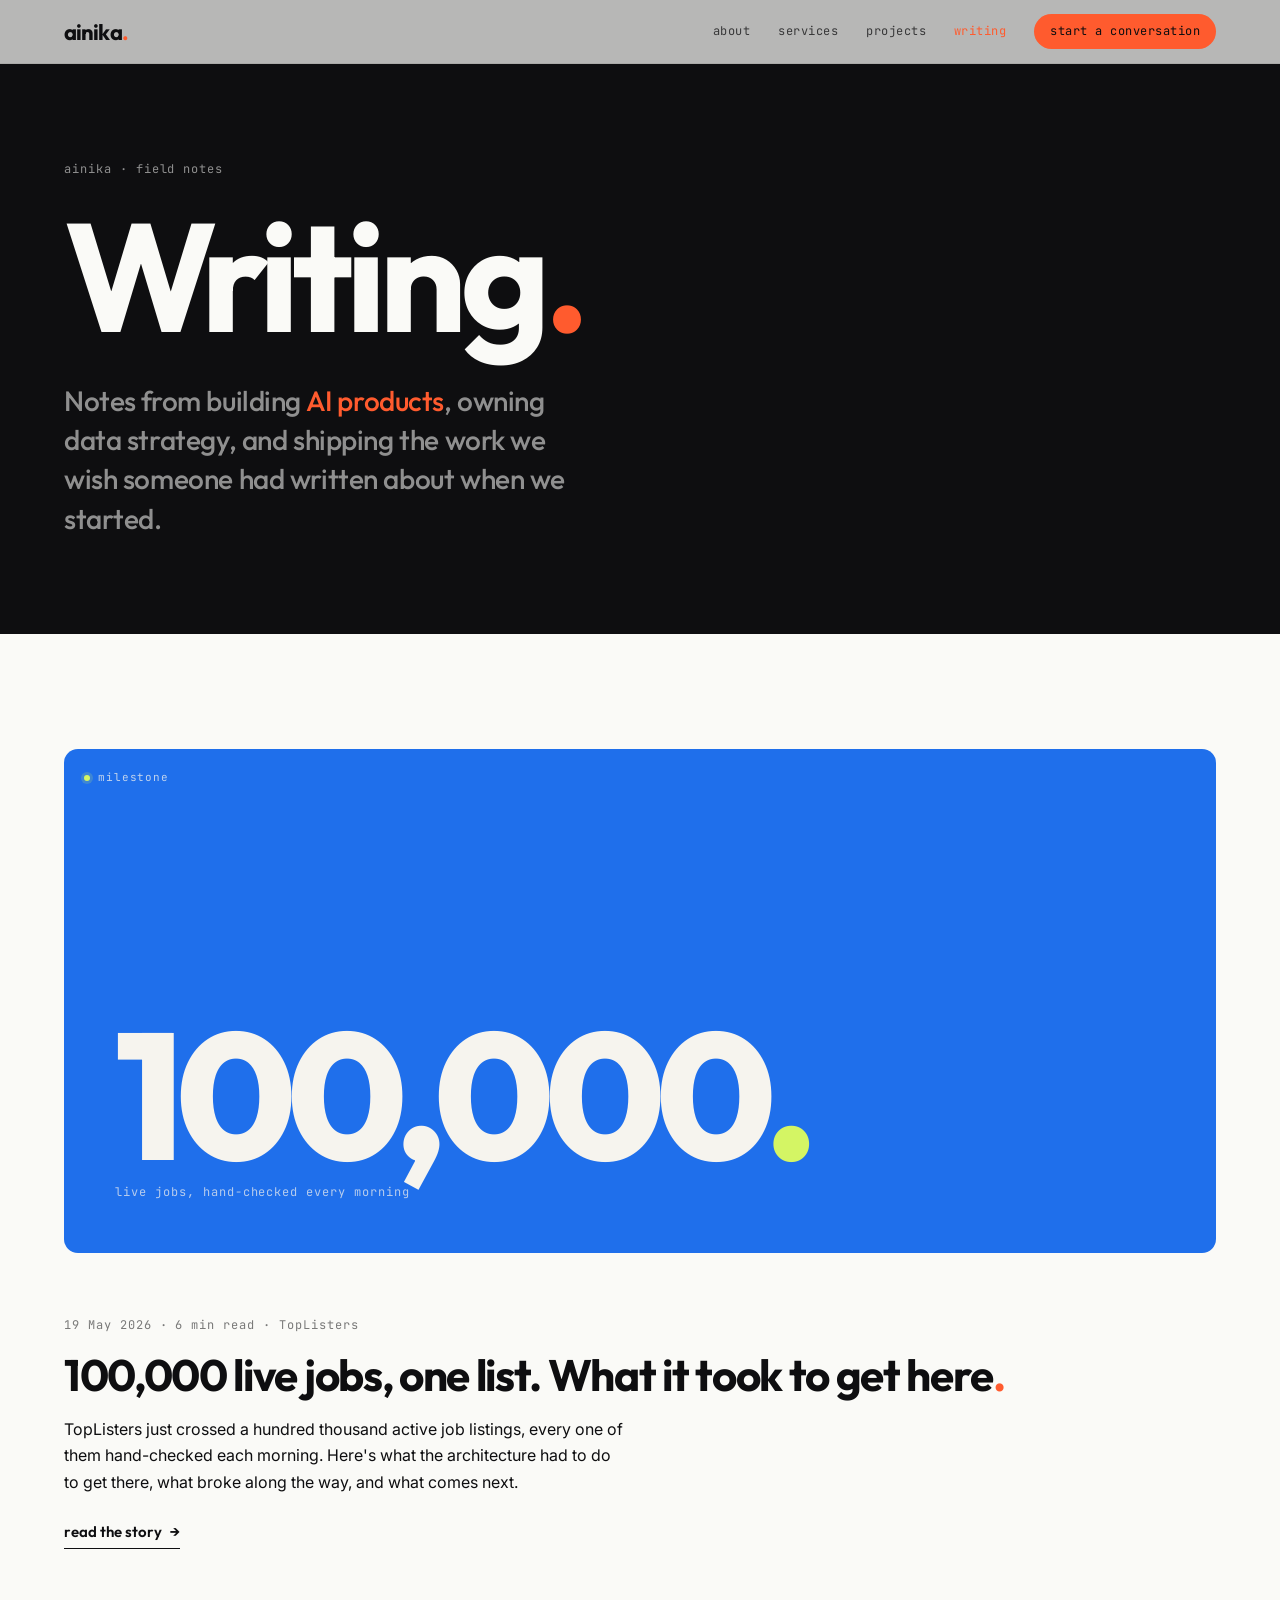
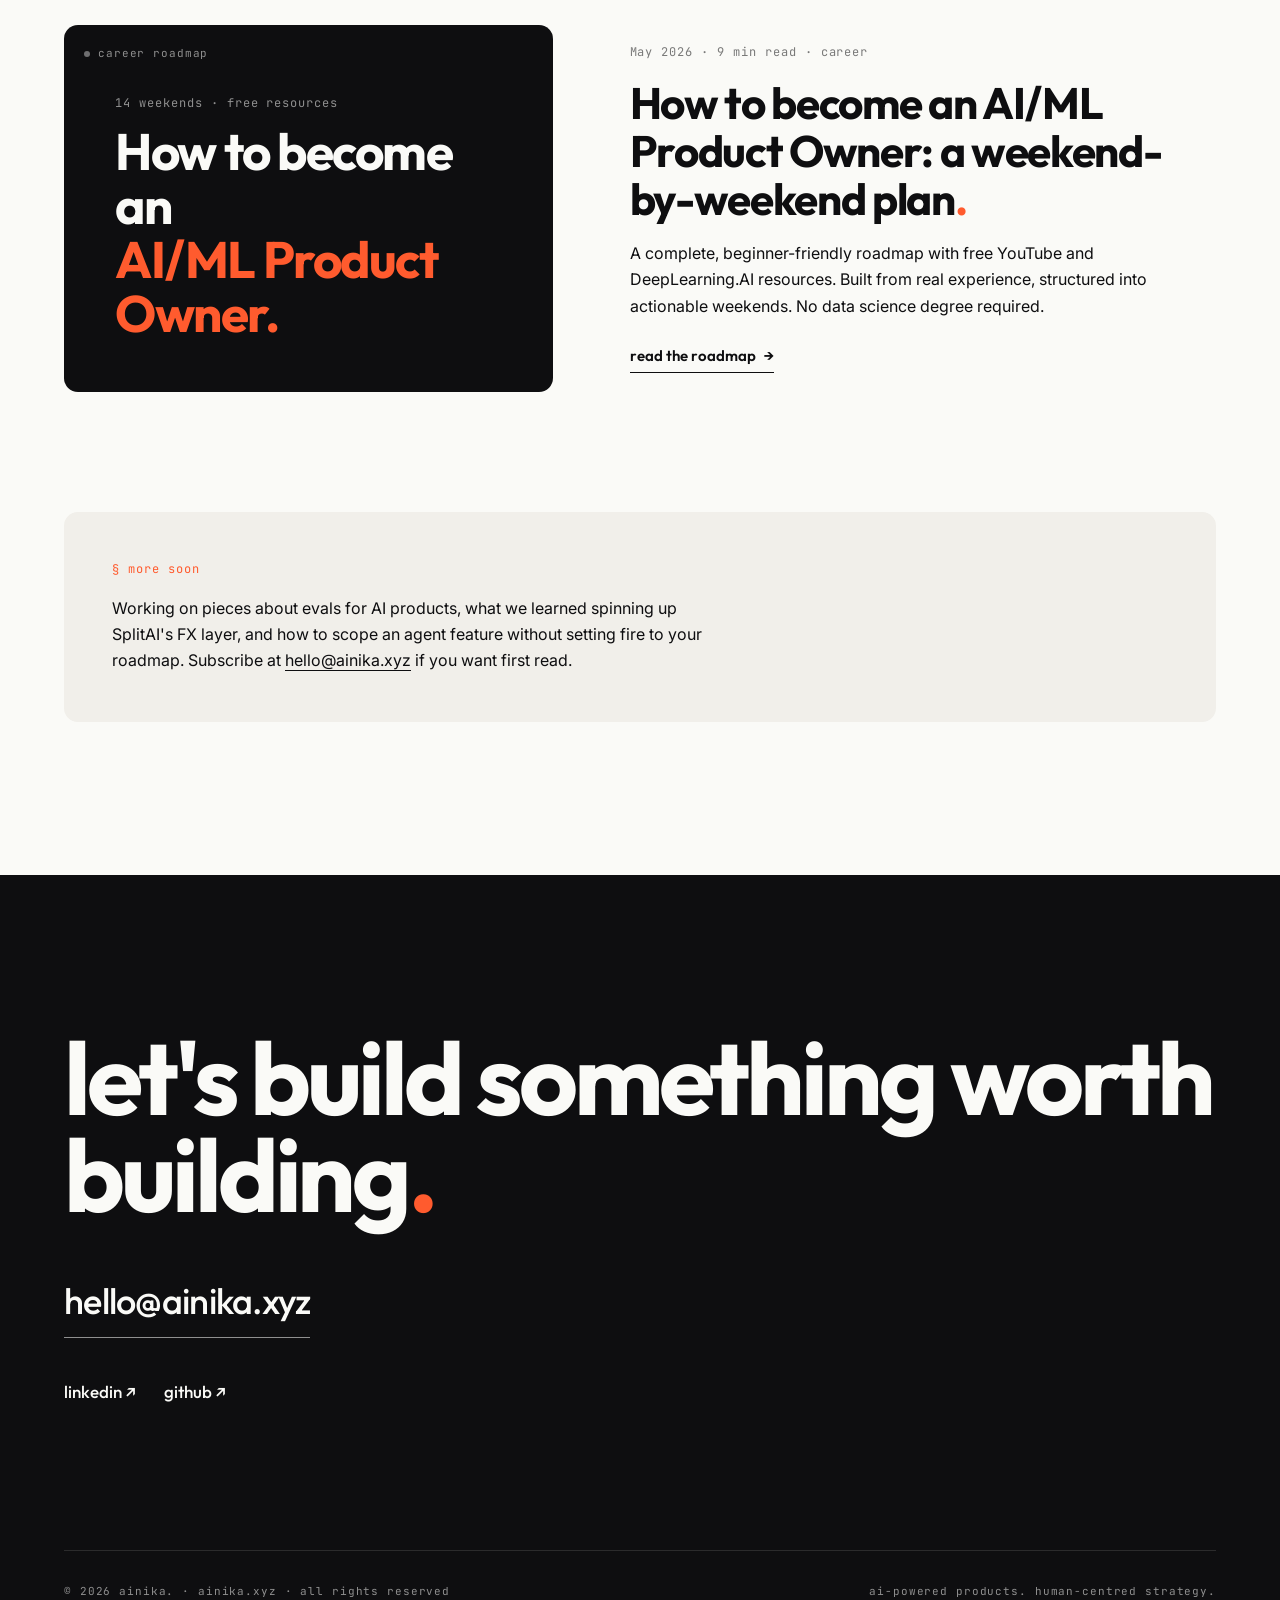
<file: blog/index.html>
<!DOCTYPE html>
<html lang="en">
<head>
<meta charset="UTF-8">
<meta name="viewport" content="width=device-width, initial-scale=1">

<title>writing — ainika. · AI products & consulting</title>
<meta name="description" content="Field notes on AI product ownership, data strategy, and the products we build at ainika.">
<link rel="canonical" href="https://ainika.xyz/blog/">

<link rel="icon" type="image/svg+xml" href="/brand/ainika-favicon.svg">
<link rel="alternate icon" href="/brand/ainika-favicon-32.png">
<link rel="apple-touch-icon" href="/brand/ainika-apple-touch.svg">

<meta property="og:title" content="writing — ainika.">
<meta property="og:description" content="Field notes on AI product ownership, data strategy, and the products we build at ainika.">
<meta property="og:image" content="https://ainika.xyz/brand/ainika-og.svg">
<meta property="og:type" content="website">
<meta property="og:url" content="https://ainika.xyz/blog/">
<meta name="twitter:card" content="summary_large_image">

<meta name="theme-color" content="#FAFAF7">
<meta name="robots" content="index, follow">
<meta name="author" content="Josen Joy">

<link rel="preconnect" href="https://fonts.googleapis.com">
<link rel="preconnect" href="https://fonts.gstatic.com" crossorigin>
<link href="https://fonts.googleapis.com/css2?family=Outfit:wght@500;600;700;800&family=Inter:wght@400;500;600&family=JetBrains+Mono:wght@400;500&display=swap" rel="stylesheet">

<link rel="stylesheet" href="/blog/blog.css">
</head>
<body>

<nav class="nav" id="nav" aria-label="primary">
  <a href="/" class="nav-wordmark" aria-label="ainika.">ainika<span class="dot">.</span></a>
  <div class="nav-links">
    <a href="/#about">about</a>
    <a href="/#services">services</a>
    <a href="/#projects">projects</a>
    <a href="/blog/" class="is-current">writing</a>
    <a href="/#contact" class="nav-cta">start a conversation</a>
  </div>
</nav>

<header class="blog-hero">
  <div class="blog-hero-kicker">ainika · field notes</div>
  <h1 class="blog-hero-title">Writing<span class="dot">.</span></h1>
  <p class="blog-hero-sub">Notes from building <em>AI products</em>, owning data strategy, and shipping the work we wish someone had written about when we started.</p>
</header>

<main class="blog-index">

  <article class="post-card is-feature">
    <a class="post-card-link" href="/blog/toplisters-100k.html">
      <div class="post-card-thumb is-toplisters">
        <span class="post-card-status"><span class="status-dot is-live"></span>milestone</span>
        <div class="post-card-bignum">100,000<span class="dot">.</span></div>
        <div class="post-card-overline">live jobs, hand-checked every morning</div>
      </div>
      <div class="post-card-copy">
        <div class="post-card-meta">19 May 2026 · 6 min read · TopListers</div>
        <h2 class="post-card-title">100,000 live jobs, one list. What it took to get here<span class="dot">.</span></h2>
        <p class="post-card-desc">TopListers just crossed a hundred thousand active job listings, every one of them hand-checked each morning. Here's what the architecture had to do to get there, what broke along the way, and what comes next.</p>
        <span class="post-card-cta">read the story <span aria-hidden="true">→</span></span>
      </div>
    </a>
  </article>

  <article class="post-card">
    <a class="post-card-link" href="/blog/ai-product-owner-roadmap.html">
      <div class="post-card-thumb is-roadmap">
        <span class="post-card-status"><span class="status-dot"></span>career roadmap</span>
        <div class="post-card-overline">14 weekends · free resources</div>
        <div class="post-card-medtitle">How to become an<br><em>AI/ML Product Owner</em><span class="dot">.</span></div>
      </div>
      <div class="post-card-copy">
        <div class="post-card-meta">May 2026 · 9 min read · career</div>
        <h2 class="post-card-title">How to become an AI/ML Product Owner: a weekend-by-weekend plan<span class="dot">.</span></h2>
        <p class="post-card-desc">A complete, beginner-friendly roadmap with free YouTube and DeepLearning.AI resources. Built from real experience, structured into actionable weekends. No data science degree required.</p>
        <span class="post-card-cta">read the roadmap <span aria-hidden="true">→</span></span>
      </div>
    </a>
  </article>

  <div class="more-soon">
    <span class="more-soon-kicker">§ more soon</span>
    <p>Working on pieces about evals for AI products, what we learned spinning up SplitAI's FX layer, and how to scope an agent feature without setting fire to your roadmap. Subscribe at <a href="mailto:hello@ainika.xyz">hello@ainika.xyz</a> if you want first read.</p>
  </div>

</main>

<footer class="footer" aria-label="footer">
  <h2 class="footer-lead">let's build something worth building<span class="dot">.</span></h2>
  <a href="mailto:hello@ainika.xyz" class="footer-email">hello@ainika.xyz</a>
  <div class="footer-socials">
    <a href="https://linkedin.com/in/josenjoy" target="_blank" rel="noopener">linkedin ↗</a>
    <a href="https://github.com/ainikaventures" target="_blank" rel="noopener">github ↗</a>
  </div>
  <div class="footer-bottom">
    <span>© 2026 ainika.  ·  ainika.xyz  ·  all rights reserved</span>
    <span>ai-powered products. human-centred strategy.</span>
  </div>
</footer>

<script>
  (function () {
    var nav = document.getElementById('nav');
    var threshold = 80;
    var ticking = false;
    function onScroll() {
      if (!ticking) {
        window.requestAnimationFrame(function () {
          nav.classList.toggle('is-scrolled', window.scrollY > threshold);
          ticking = false;
        });
        ticking = true;
      }
    }
    window.addEventListener('scroll', onScroll, { passive: true });
    onScroll();
  })();
</script>

</body>
</html>
</file>
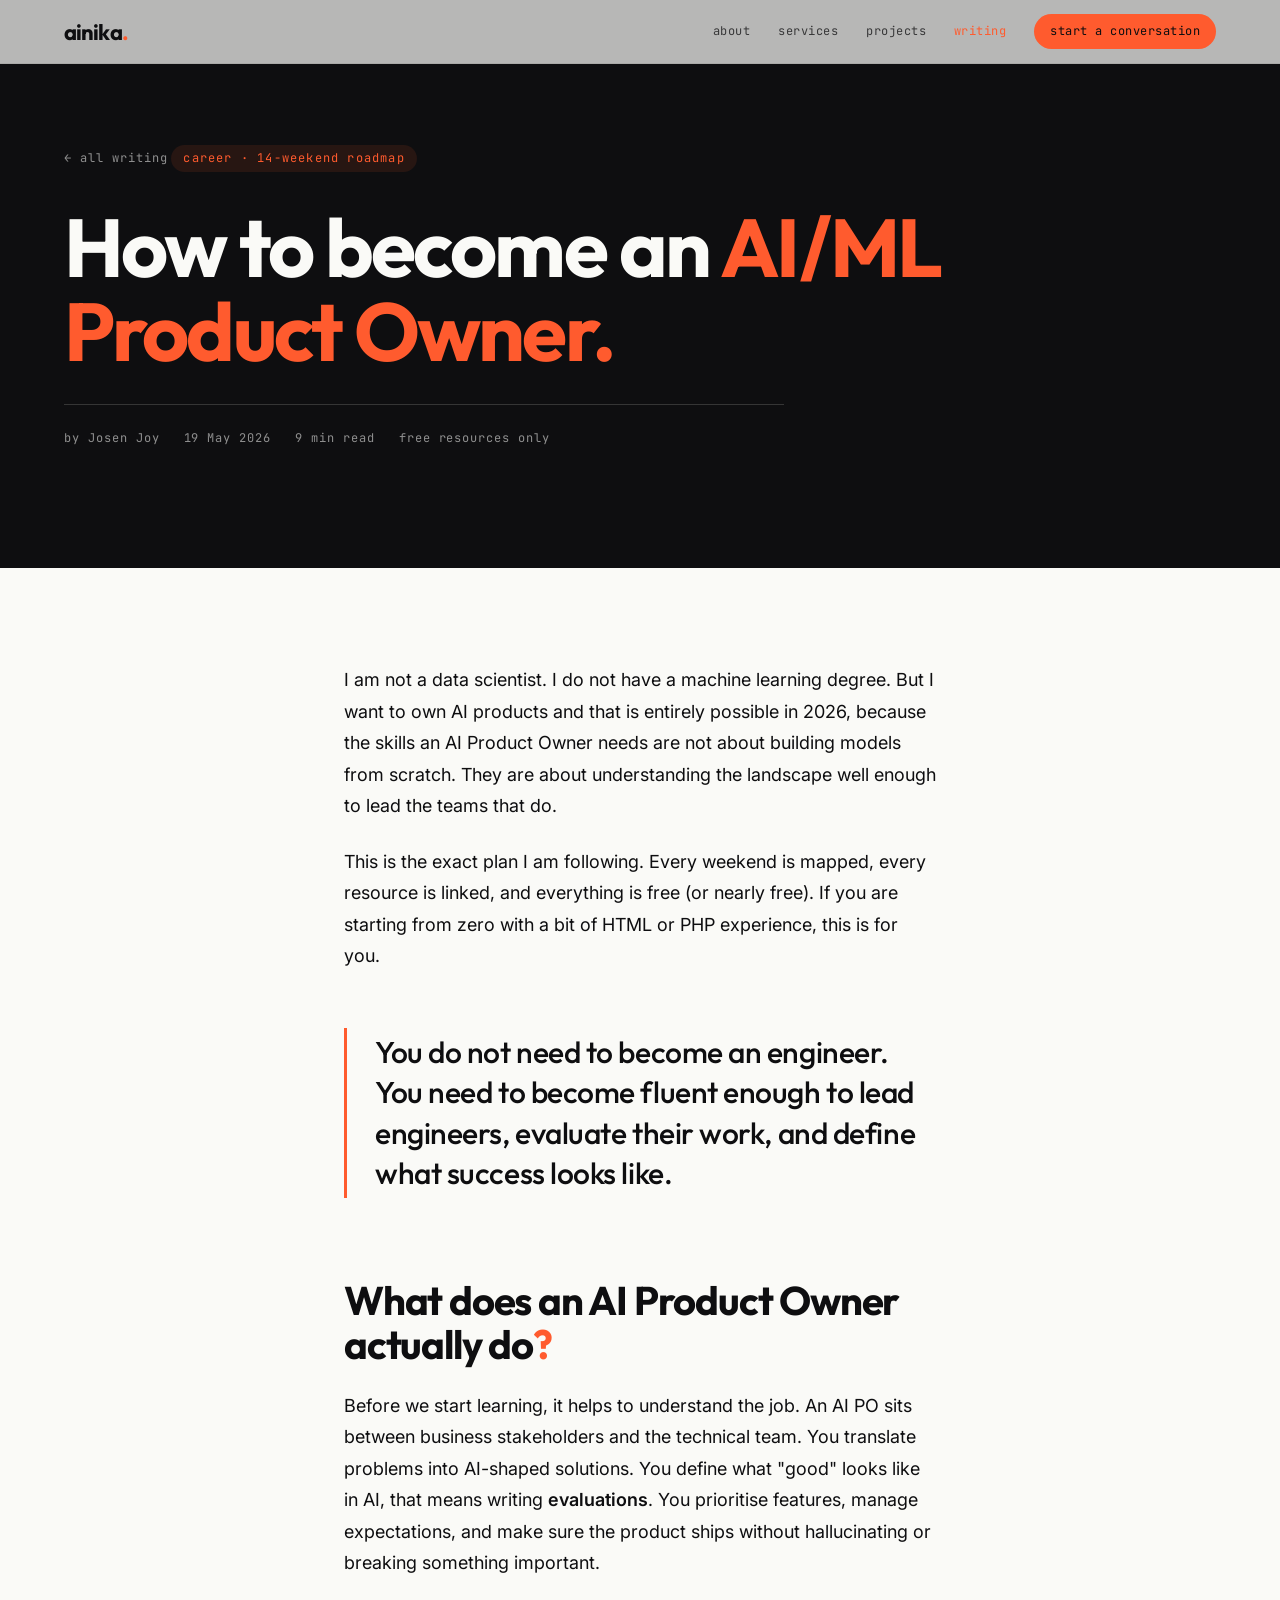
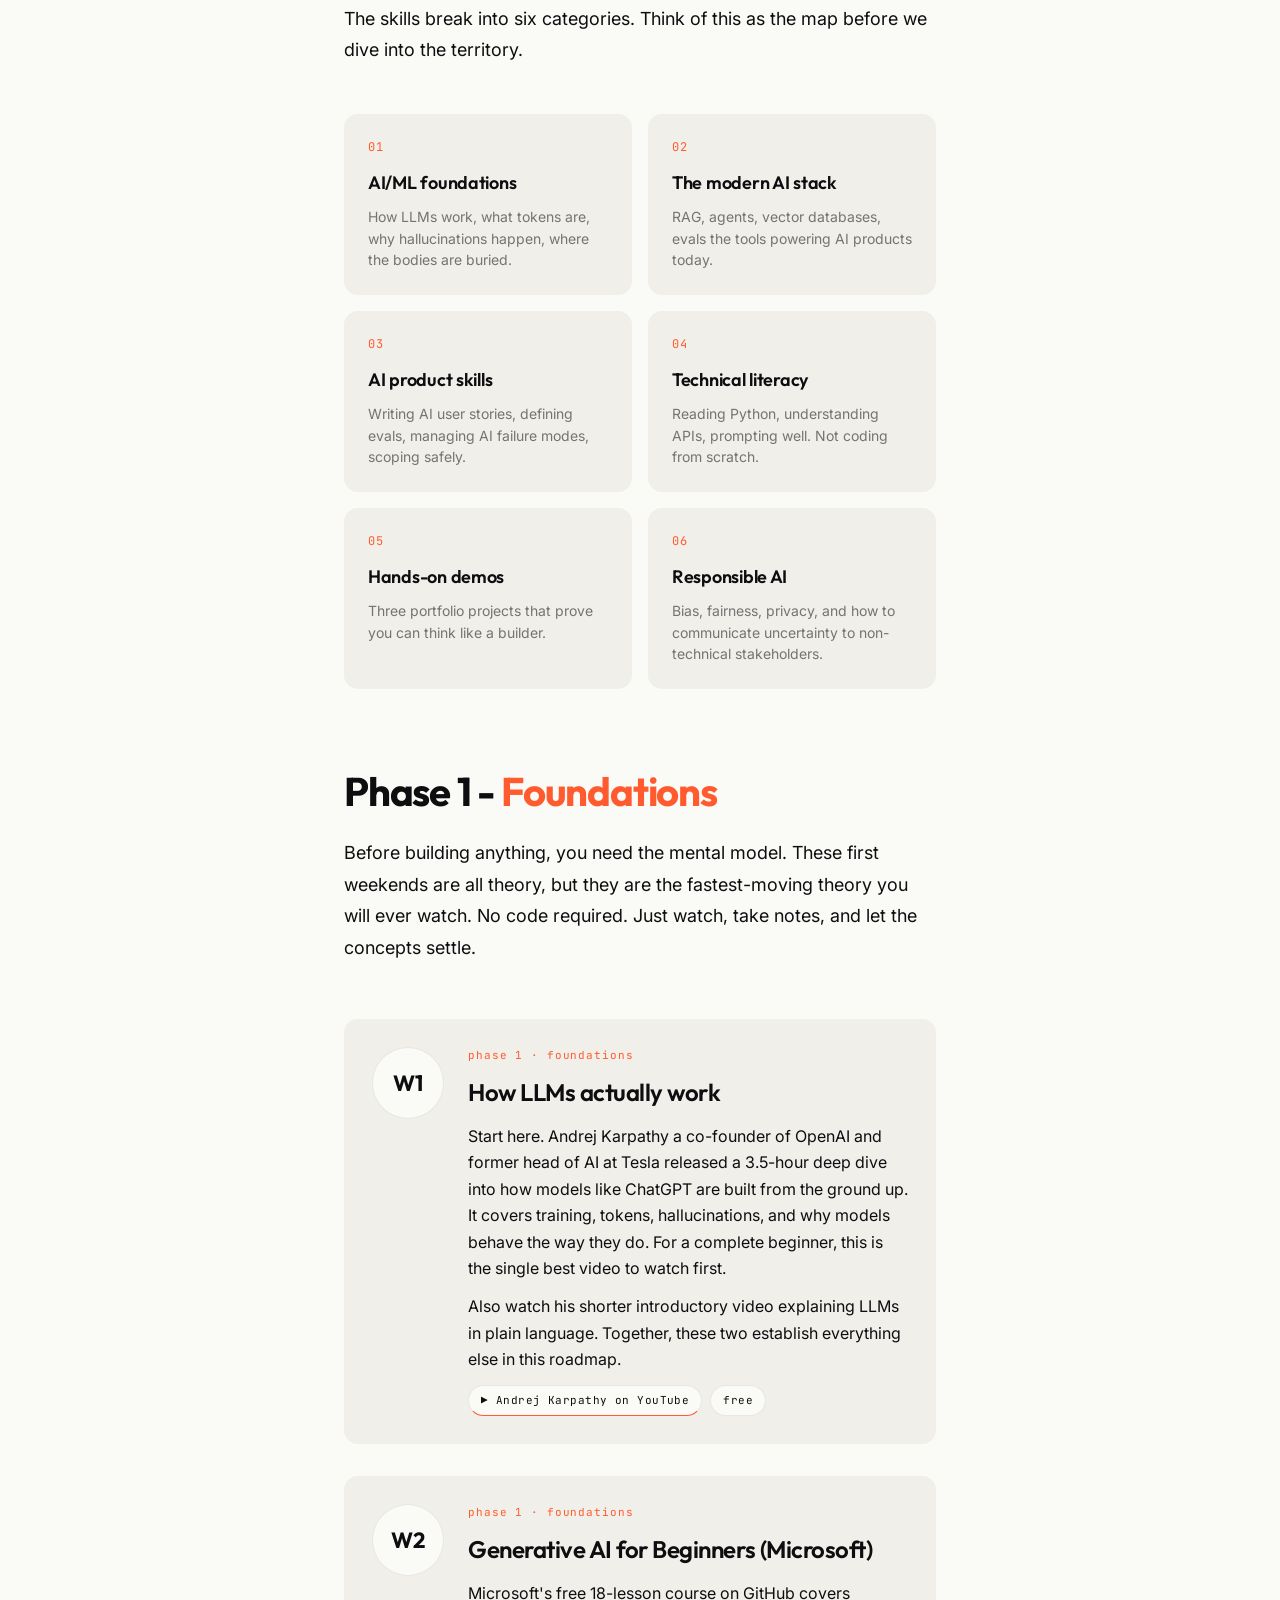
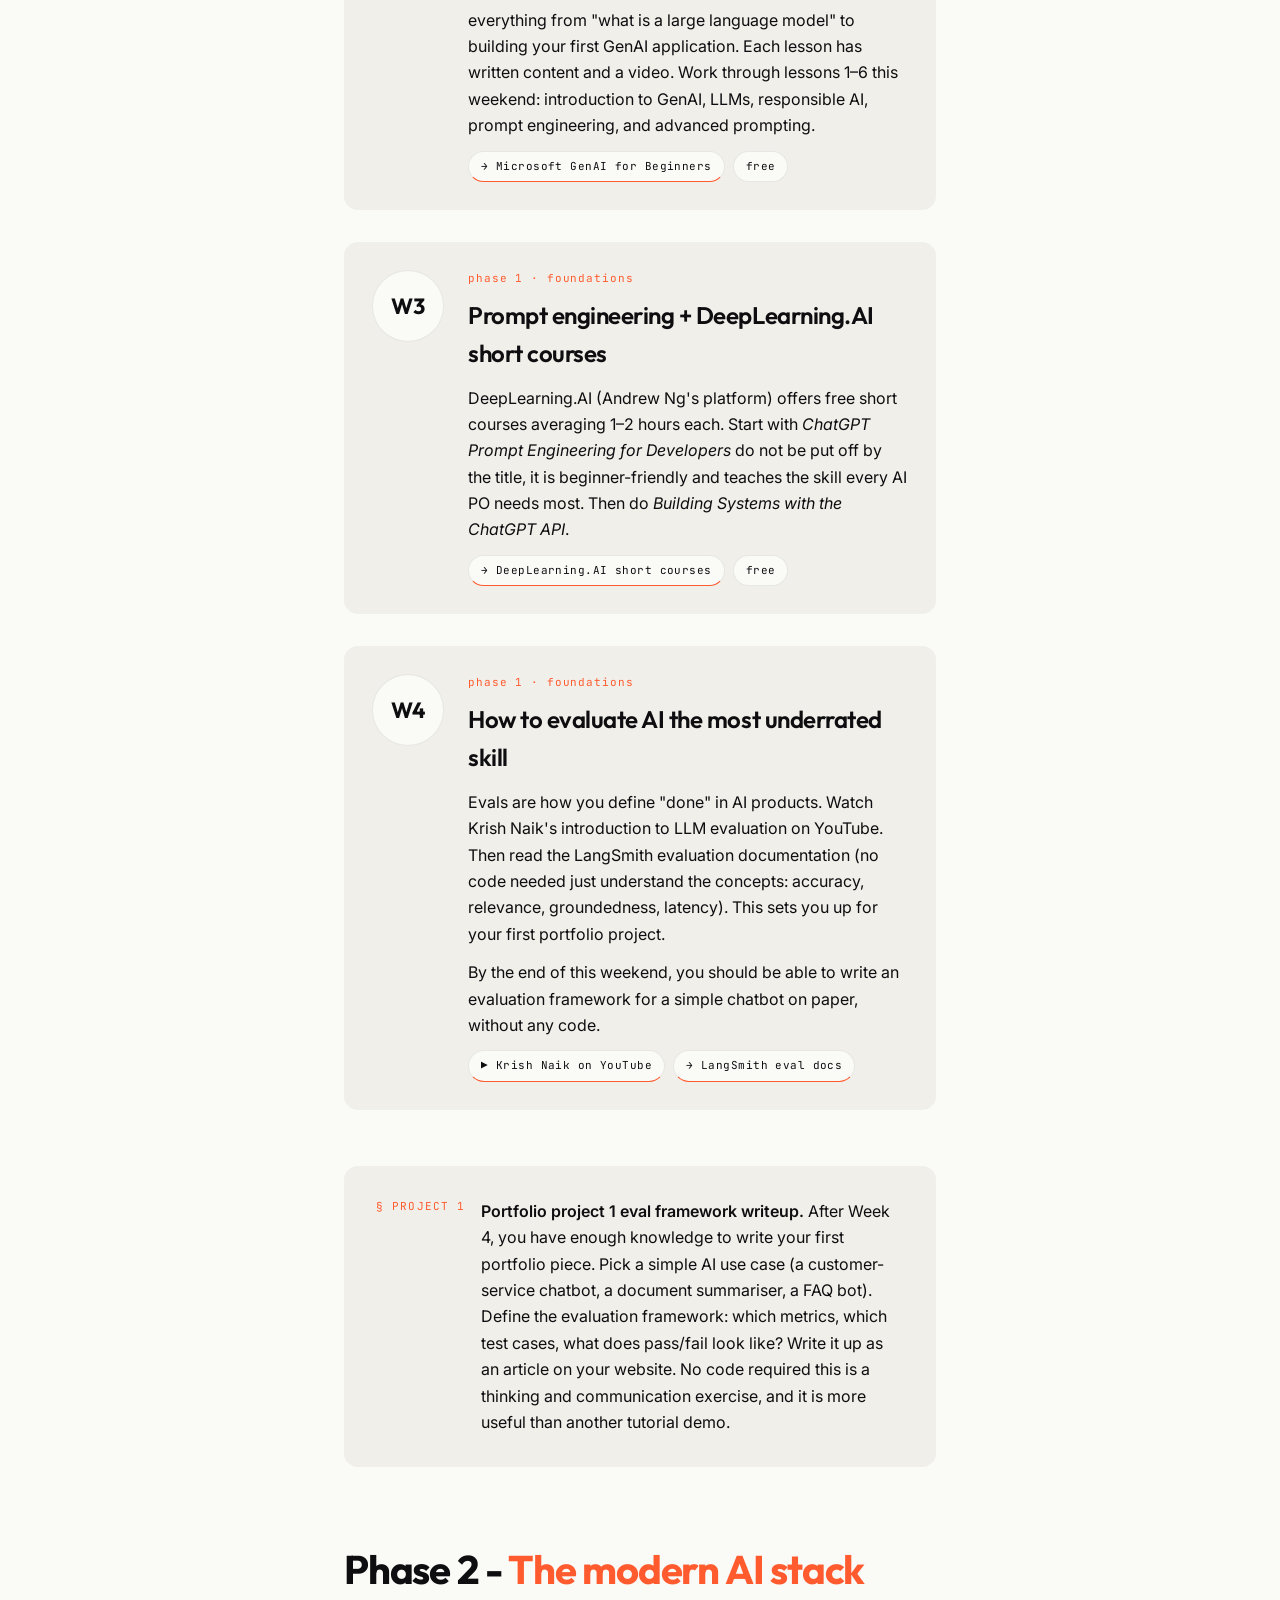
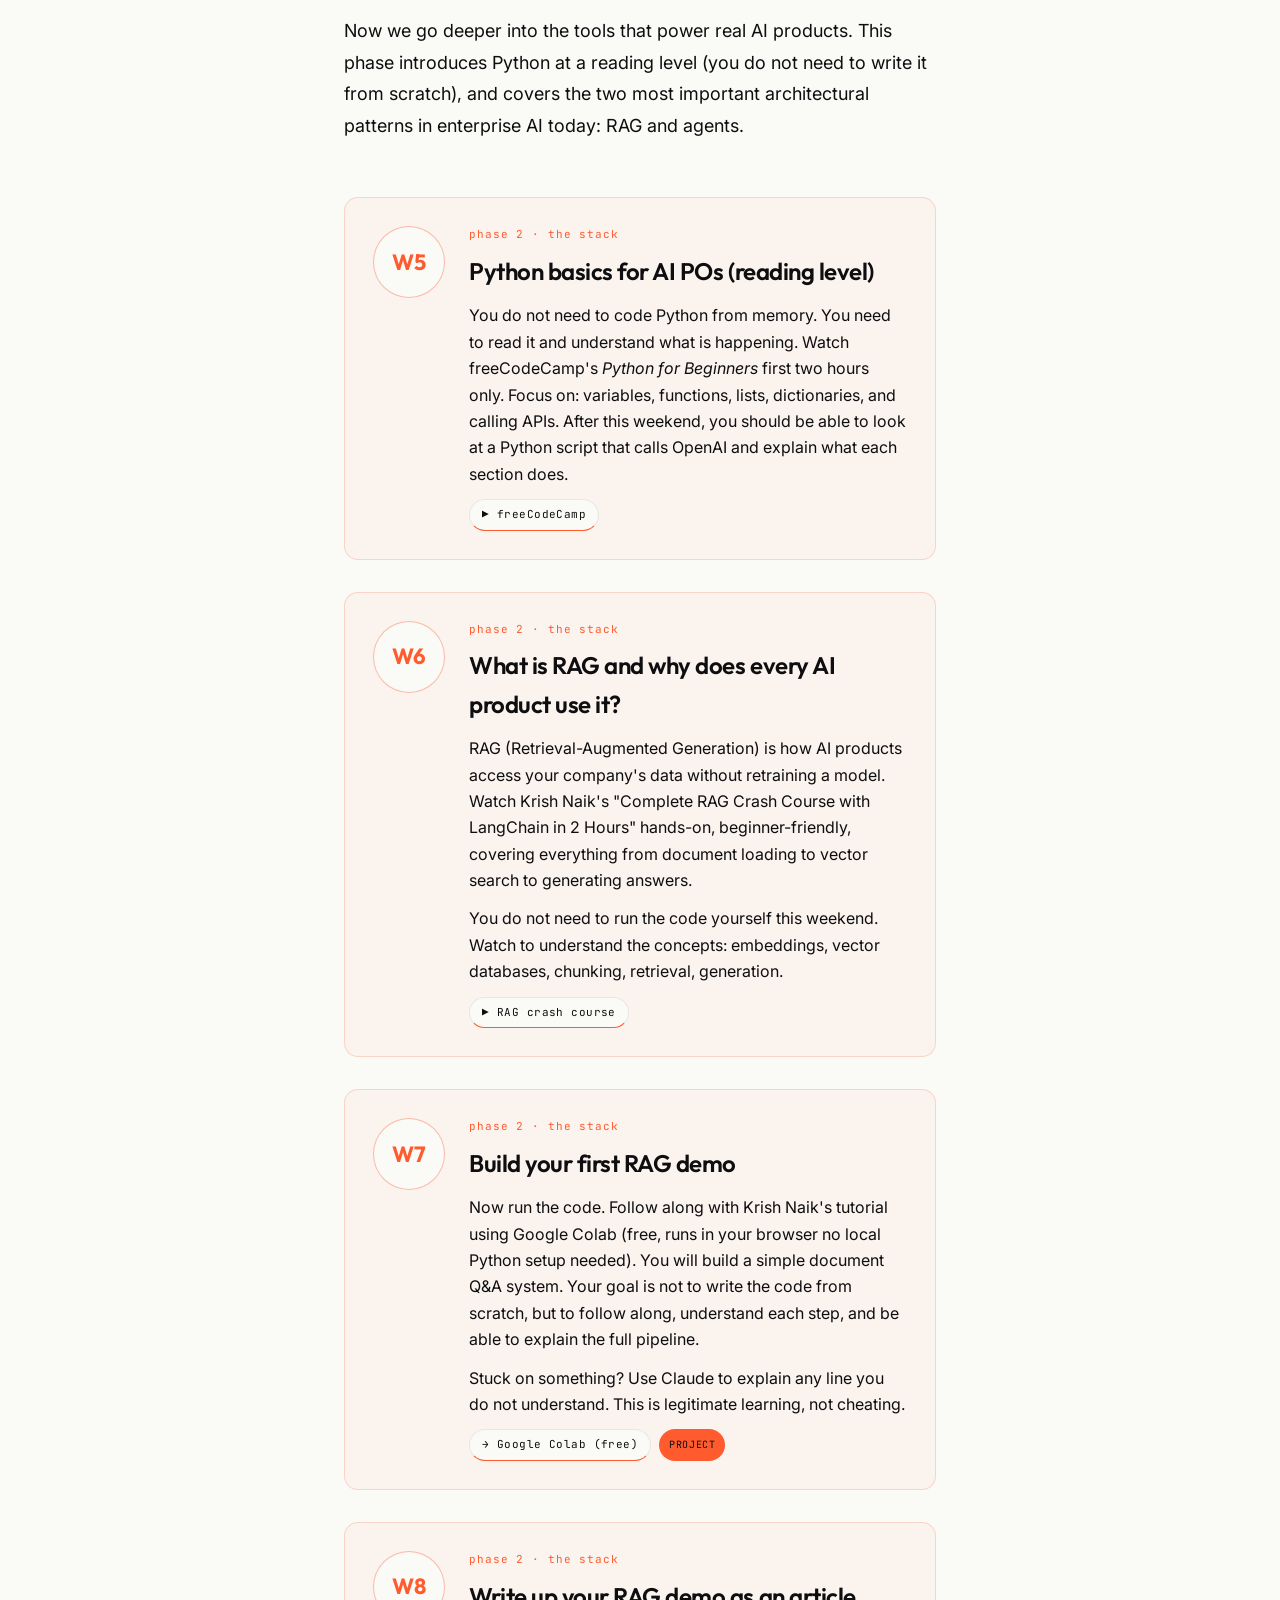
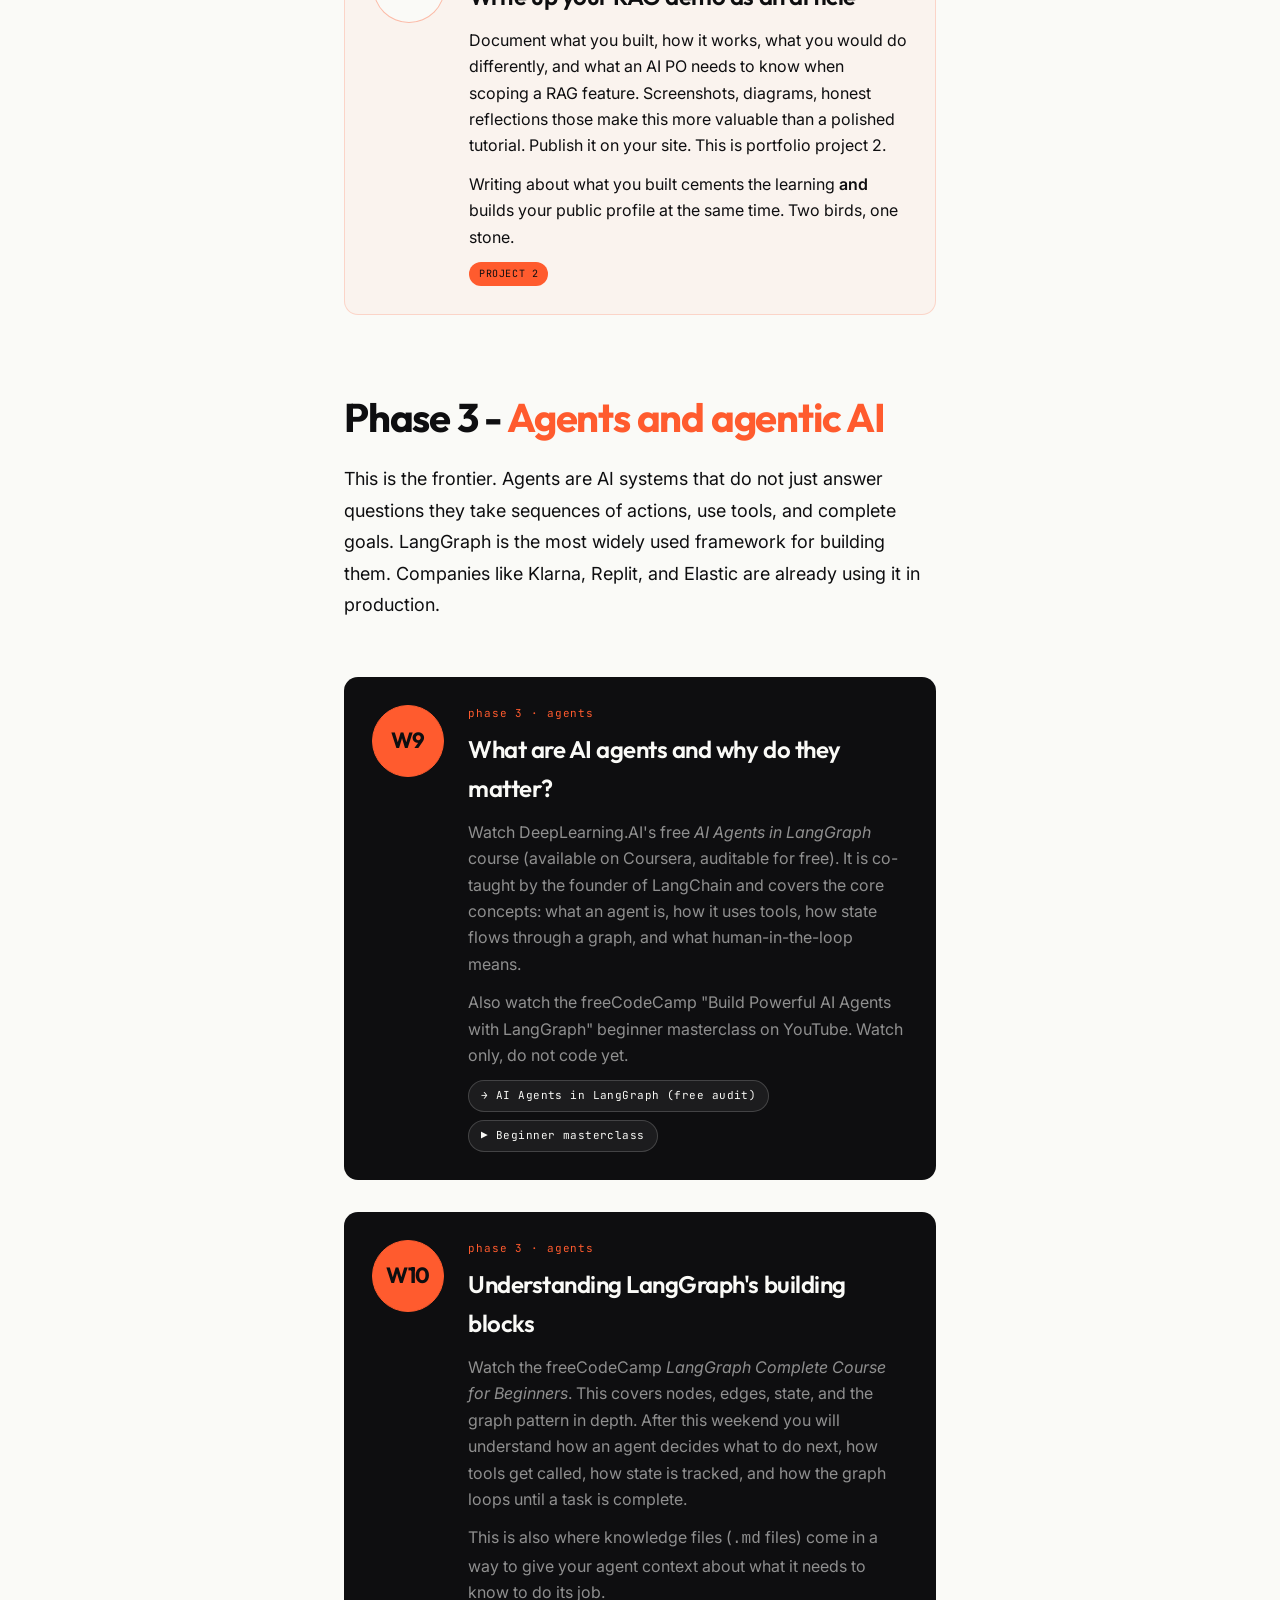
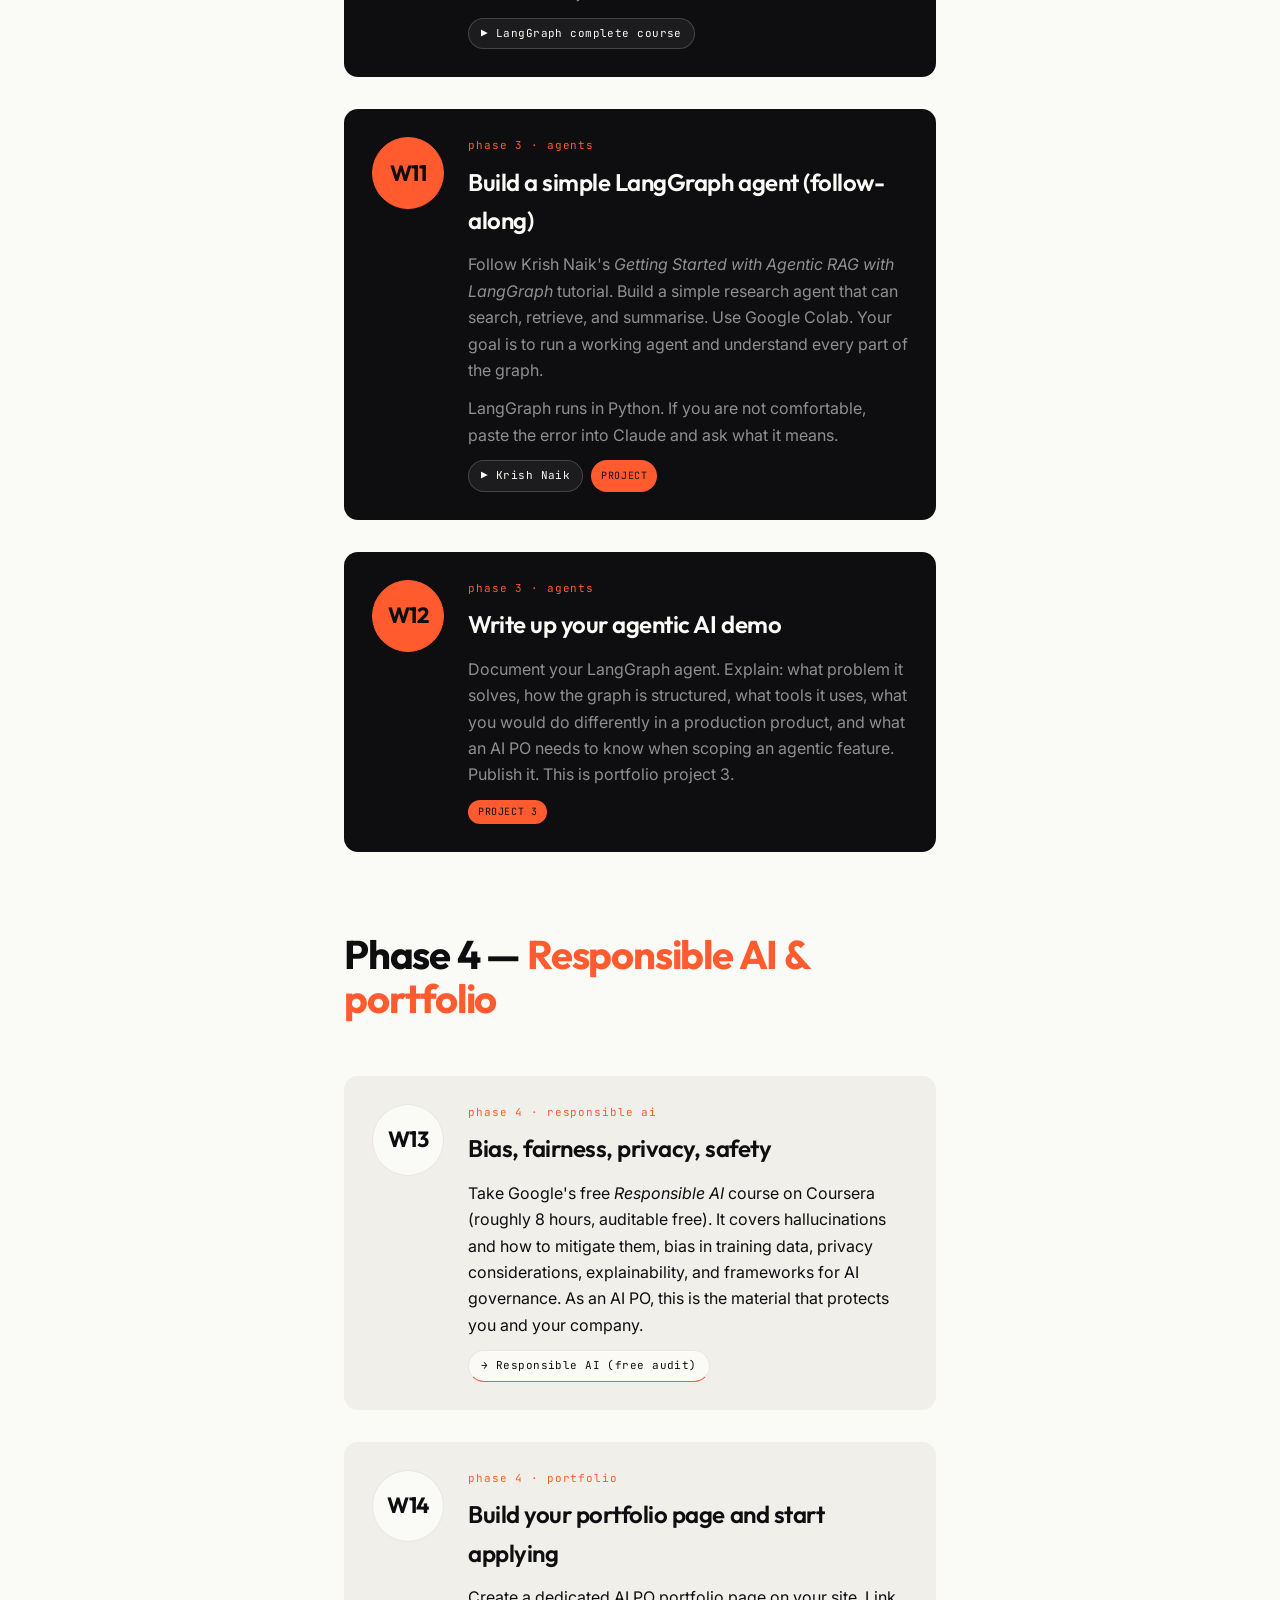
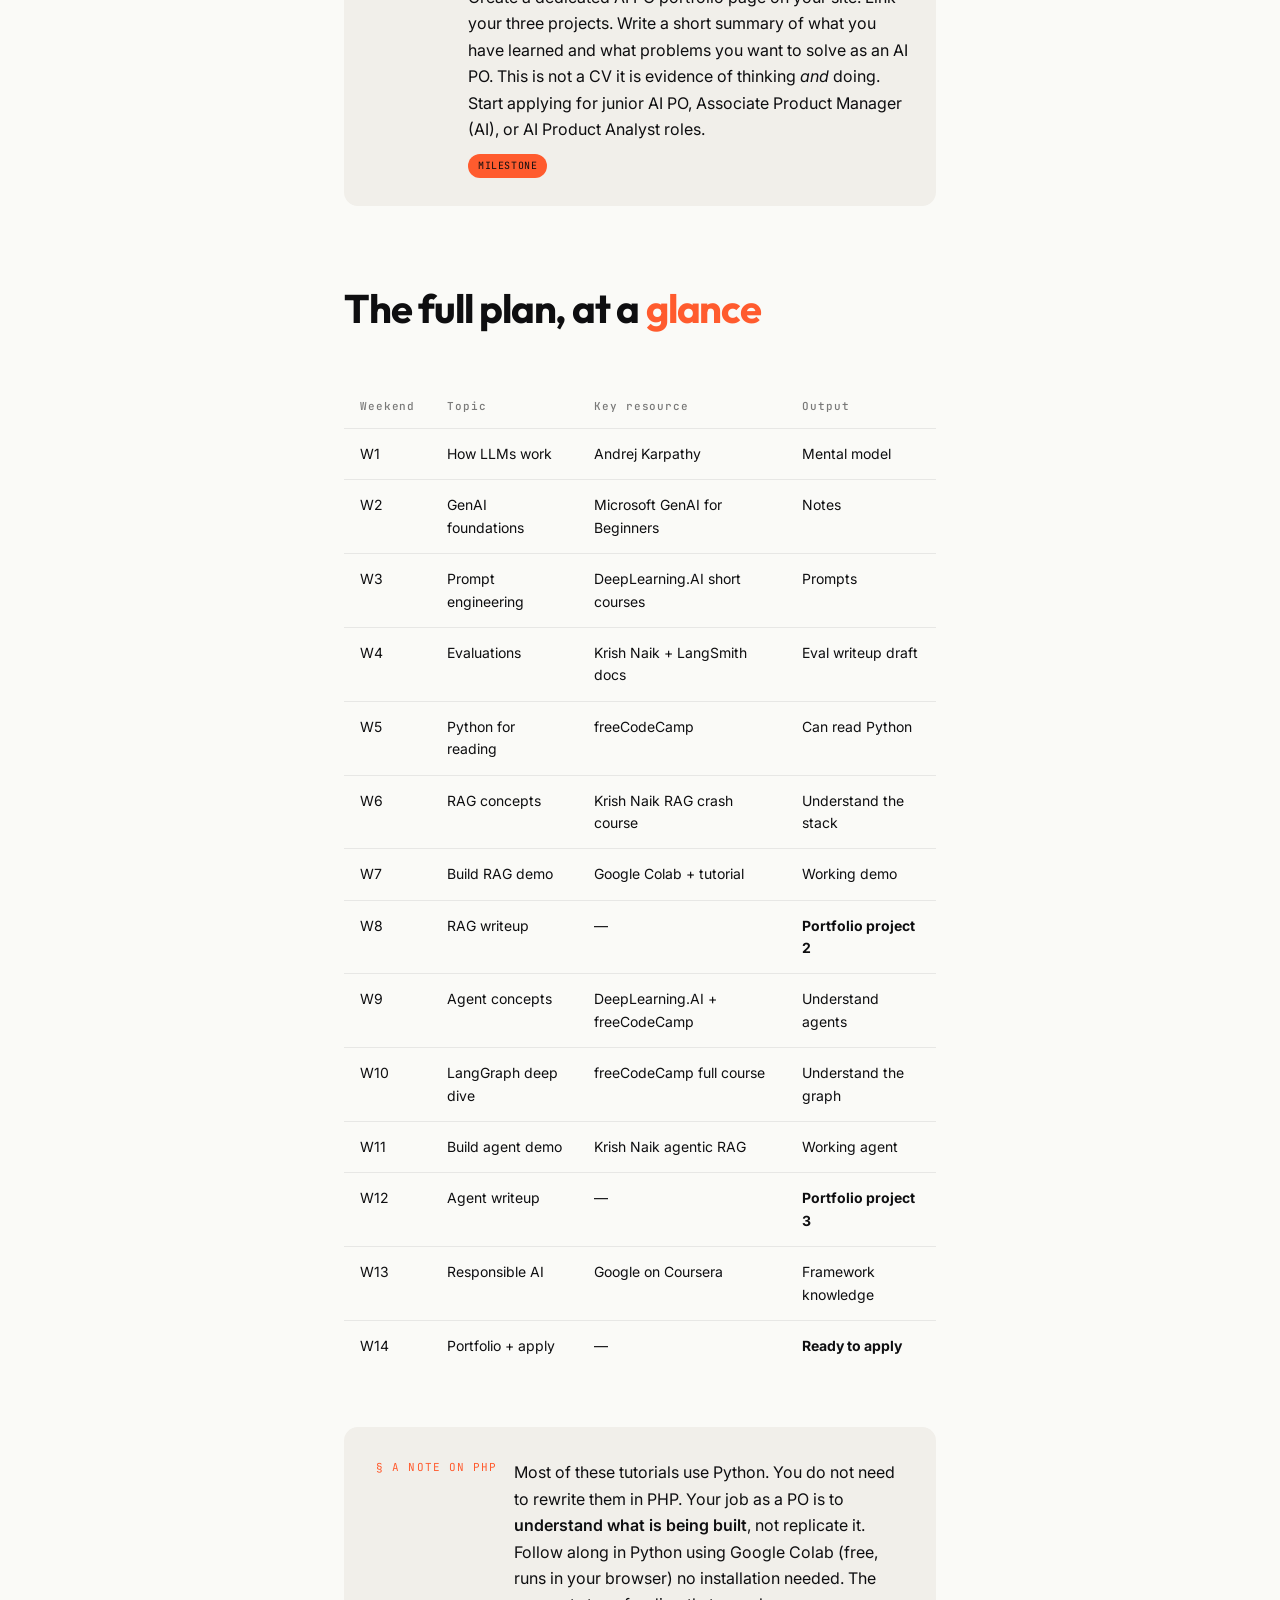
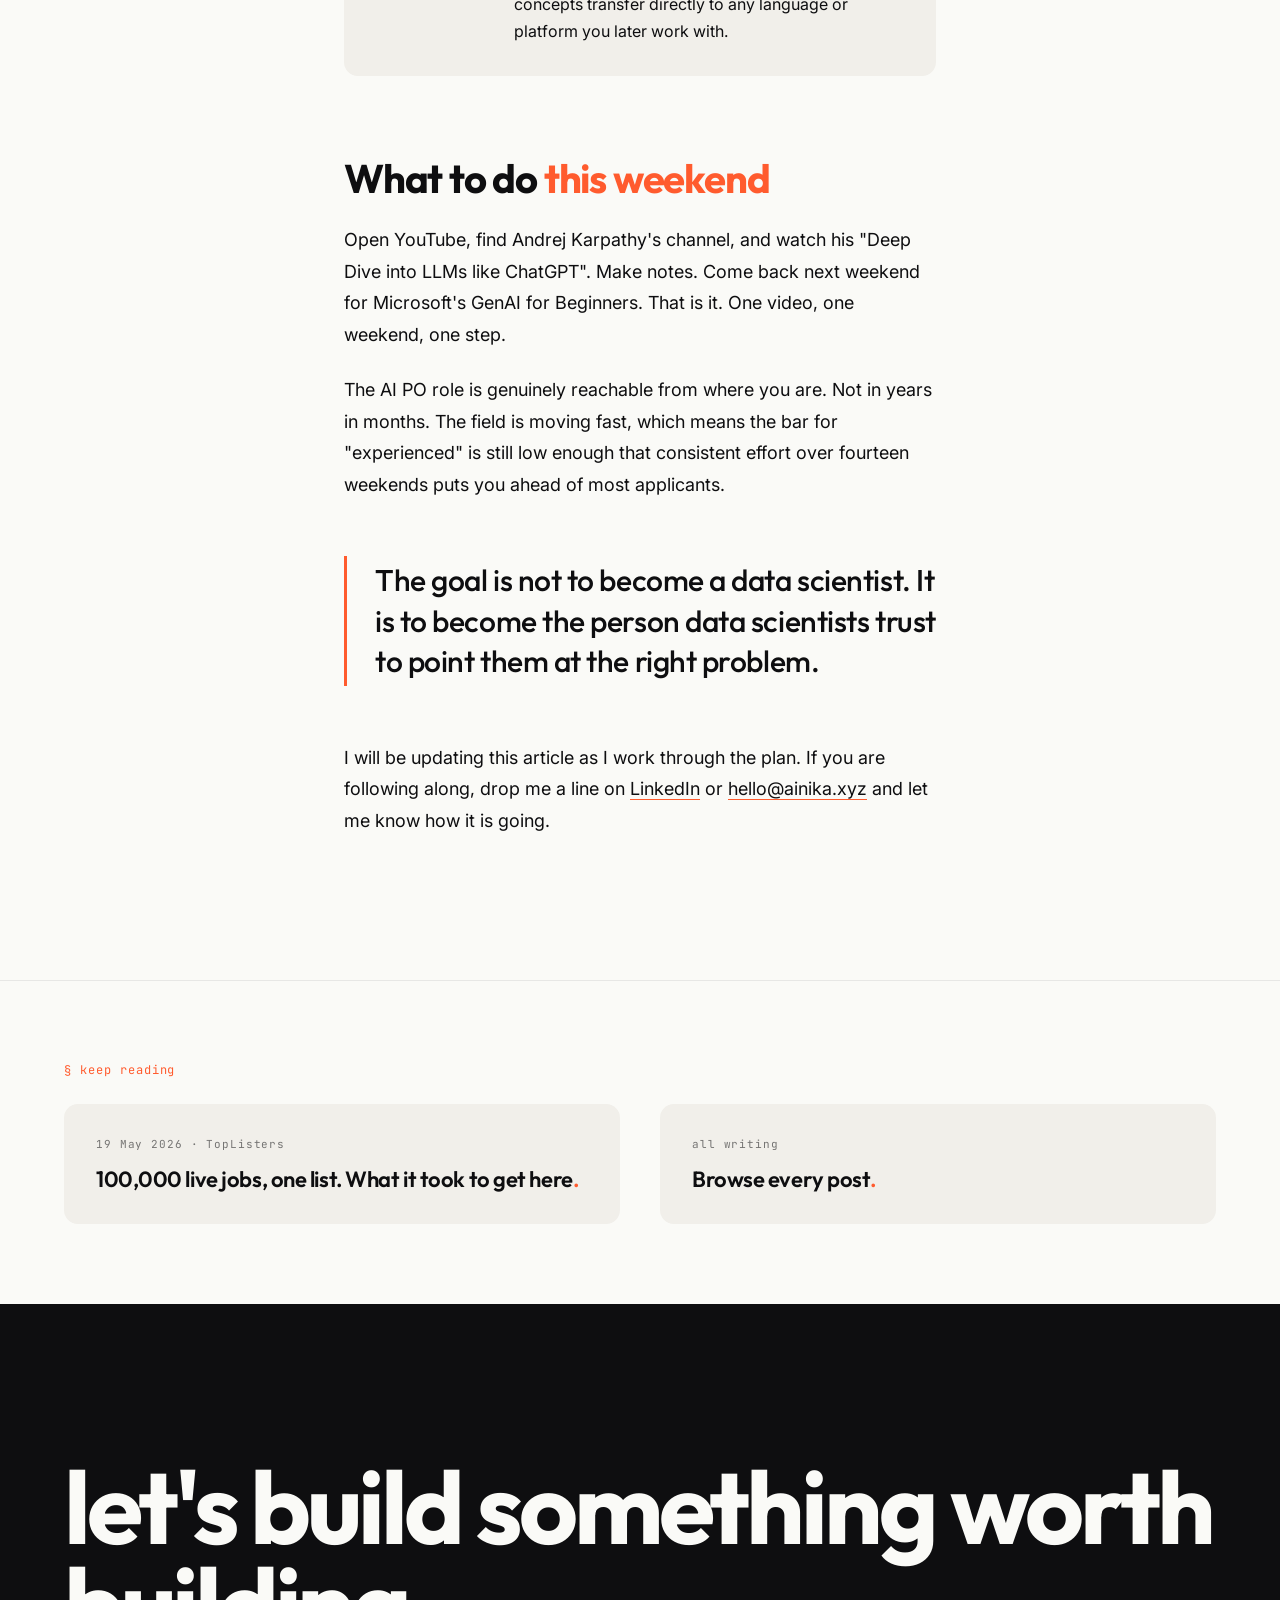
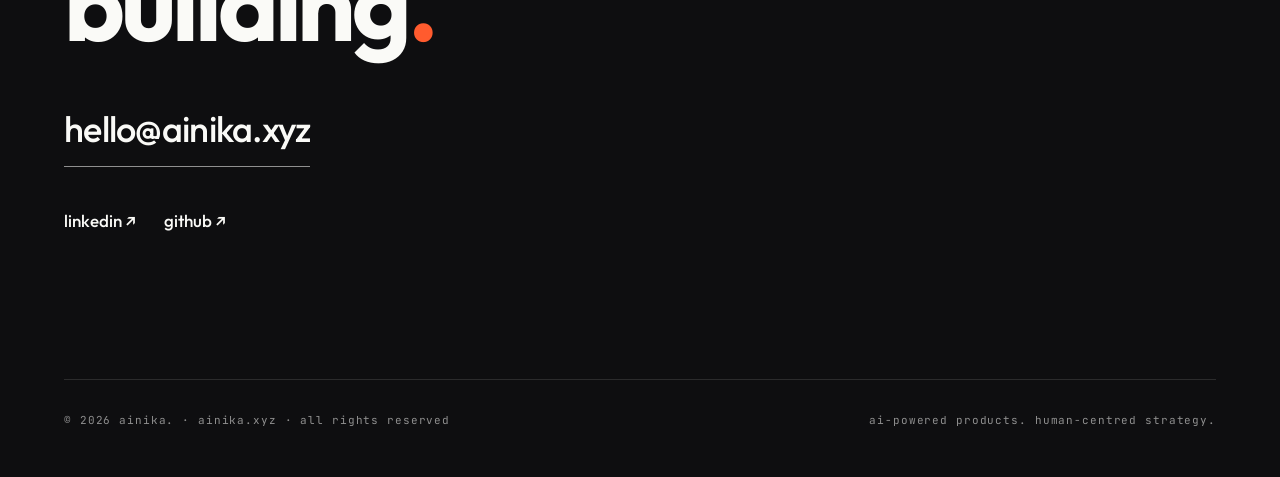
<file: blog/ai-product-owner-roadmap.html>
<!DOCTYPE html>
<html lang="en">
<head>
<meta charset="UTF-8">
<meta name="viewport" content="width=device-width, initial-scale=1">

<title>How to become an AI/ML Product Owner — a weekend-by-weekend roadmap | ainika.</title>
<meta name="description" content="A complete, beginner-friendly roadmap with free YouTube and DeepLearning.AI resources to become an AI/ML Product Owner. Built from real experience, structured into actionable weekends.">
<link rel="canonical" href="https://ainika.xyz/blog/ai-product-owner-roadmap.html">

<link rel="icon" type="image/svg+xml" href="/brand/ainika-favicon.svg">
<link rel="alternate icon" href="/brand/ainika-favicon-32.png">
<link rel="apple-touch-icon" href="/brand/ainika-apple-touch.svg">

<meta property="og:title" content="How to become an AI/ML Product Owner — a weekend-by-weekend roadmap">
<meta property="og:description" content="A complete, beginner-friendly roadmap with free resources. Built from real experience.">
<meta property="og:image" content="https://ainika.xyz/brand/ainika-og.svg">
<meta property="og:type" content="article">
<meta property="og:url" content="https://ainika.xyz/blog/ai-product-owner-roadmap.html">
<meta property="article:author" content="Josen Joy">
<meta property="article:published_time" content="2026-05-19">
<meta property="article:section" content="Career">
<meta name="twitter:card" content="summary_large_image">

<meta name="theme-color" content="#FAFAF7">
<meta name="robots" content="index, follow">
<meta name="author" content="Josen Joy">

<link rel="preconnect" href="https://fonts.googleapis.com">
<link rel="preconnect" href="https://fonts.gstatic.com" crossorigin>
<link href="https://fonts.googleapis.com/css2?family=Outfit:wght@500;600;700;800&family=Inter:wght@400;500;600&family=JetBrains+Mono:wght@400;500&display=swap" rel="stylesheet">

<link rel="stylesheet" href="/blog/blog.css">

<script type="application/ld+json">
{
  "@context": "https://schema.org",
  "@type": "Article",
  "headline": "How to become an AI/ML Product Owner: a weekend-by-weekend plan",
  "description": "A complete, beginner-friendly roadmap with free resources to become an AI/ML Product Owner.",
  "image": "https://ainika.xyz/brand/ainika-og.svg",
  "datePublished": "2026-05-19",
  "dateModified": "2026-05-19",
  "author": {
    "@type": "Person",
    "name": "Josen Joy",
    "url": "https://linkedin.com/in/josenjoy"
  },
  "publisher": {
    "@type": "Organization",
    "name": "ainika.",
    "logo": {
      "@type": "ImageObject",
      "url": "https://ainika.xyz/brand/ainika-mark-light.svg"
    }
  },
  "mainEntityOfPage": "https://ainika.xyz/blog/ai-product-owner-roadmap.html"
}
</script>
</head>
<body>

<nav class="nav" aria-label="primary">
  <a href="/" class="nav-wordmark" aria-label="ainika.">ainika<span class="dot">.</span></a>
  <div class="nav-links">
    <a href="/#about">about</a>
    <a href="/#services">services</a>
    <a href="/#projects">projects</a>
    <a href="/blog/" class="is-current">writing</a>
    <a href="/#contact" class="nav-cta">start a conversation</a>
  </div>
</nav>

<header class="post-hero">
  <a class="post-back" href="/blog/">← all writing</a>
  <span class="post-kicker">career · 14-weekend roadmap</span>
  <h1 class="post-title">How to become an <em>AI/ML Product Owner</em><span class="dot">.</span></h1>
  <div class="post-meta">
    <span>by Josen Joy</span>
    <span>19 May 2026</span>
    <span>9 min read</span>
    <span>free resources only</span>
  </div>
</header>

<article class="post-body">

  <p>I am not a data scientist. I do not have a machine learning degree. But I want to own AI products and that is entirely possible in 2026, because the skills an AI Product Owner needs are not about building models from scratch. They are about understanding the landscape well enough to lead the teams that do.</p>

  <p>This is the exact plan I am following. Every weekend is mapped, every resource is linked, and everything is free (or nearly free). If you are starting from zero with a bit of HTML or PHP experience, this is for you.</p>

  <blockquote>
    <p>You do not need to become an engineer. You need to become fluent enough to lead engineers, evaluate their work, and define what success looks like.</p>
  </blockquote>

  <h2>What does an AI Product Owner actually do<em>?</em></h2>

  <p>Before we start learning, it helps to understand the job. An AI PO sits between business stakeholders and the technical team. You translate problems into AI-shaped solutions. You define what "good" looks like  in AI, that means writing <strong>evaluations</strong>. You prioritise features, manage expectations, and make sure the product ships without hallucinating or breaking something important.</p>

  <p>The skills break into six categories. Think of this as the map before we dive into the territory.</p>

  <div class="skill-grid">
    <div class="skill-card">
      <div class="skill-num">01</div>
      <div class="skill-name">AI/ML foundations</div>
      <div class="skill-desc">How LLMs work, what tokens are, why hallucinations happen, where the bodies are buried.</div>
    </div>
    <div class="skill-card">
      <div class="skill-num">02</div>
      <div class="skill-name">The modern AI stack</div>
      <div class="skill-desc">RAG, agents, vector databases, evals  the tools powering AI products today.</div>
    </div>
    <div class="skill-card">
      <div class="skill-num">03</div>
      <div class="skill-name">AI product skills</div>
      <div class="skill-desc">Writing AI user stories, defining evals, managing AI failure modes, scoping safely.</div>
    </div>
    <div class="skill-card">
      <div class="skill-num">04</div>
      <div class="skill-name">Technical literacy</div>
      <div class="skill-desc">Reading Python, understanding APIs, prompting well. Not coding from scratch.</div>
    </div>
    <div class="skill-card">
      <div class="skill-num">05</div>
      <div class="skill-name">Hands-on demos</div>
      <div class="skill-desc">Three portfolio projects that prove you can think like a builder.</div>
    </div>
    <div class="skill-card">
      <div class="skill-num">06</div>
      <div class="skill-name">Responsible AI</div>
      <div class="skill-desc">Bias, fairness, privacy, and how to communicate uncertainty to non-technical stakeholders.</div>
    </div>
  </div>

  <h2>Phase 1 - <em>Foundations</em></h2>
  <p>Before building anything, you need the mental model. These first weekends are all theory, but they are the fastest-moving theory you will ever watch. No code required. Just watch, take notes, and let the concepts settle.</p>

  <div class="timeline">

    <div class="weekend-card">
      <div class="wk-num">W1</div>
      <div class="wk-body">
        <div class="wk-phase">phase 1 · foundations</div>
        <div class="wk-title">How LLMs actually work</div>
        <p>Start here. Andrej Karpathy  a co-founder of OpenAI and former head of AI at Tesla  released a 3.5-hour deep dive into how models like ChatGPT are built from the ground up. It covers training, tokens, hallucinations, and why models behave the way they do. For a complete beginner, this is the single best video to watch first.</p>
        <p>Also watch his shorter introductory video explaining LLMs in plain language. Together, these two establish everything else in this roadmap.</p>
        <div class="wk-links">
          <a class="wk-link" href="https://www.youtube.com/@AndrejKarpathy" target="_blank" rel="noopener">▶ Andrej Karpathy on YouTube</a>
          <span class="wk-link">free</span>
        </div>
      </div>
    </div>

    <div class="weekend-card">
      <div class="wk-num">W2</div>
      <div class="wk-body">
        <div class="wk-phase">phase 1 · foundations</div>
        <div class="wk-title">Generative AI for Beginners (Microsoft)</div>
        <p>Microsoft's free 18-lesson course on GitHub covers everything from "what is a large language model" to building your first GenAI application. Each lesson has written content and a video. Work through lessons 1–6 this weekend: introduction to GenAI, LLMs, responsible AI, prompt engineering, and advanced prompting.</p>
        <div class="wk-links">
          <a class="wk-link" href="https://github.com/microsoft/generative-ai-for-beginners" target="_blank" rel="noopener">→ Microsoft GenAI for Beginners</a>
          <span class="wk-link">free</span>
        </div>
      </div>
    </div>

    <div class="weekend-card">
      <div class="wk-num">W3</div>
      <div class="wk-body">
        <div class="wk-phase">phase 1 · foundations</div>
        <div class="wk-title">Prompt engineering + DeepLearning.AI short courses</div>
        <p>DeepLearning.AI (Andrew Ng's platform) offers free short courses averaging 1–2 hours each. Start with <em>ChatGPT Prompt Engineering for Developers</em>  do not be put off by the title, it is beginner-friendly and teaches the skill every AI PO needs most. Then do <em>Building Systems with the ChatGPT API</em>.</p>
        <div class="wk-links">
          <a class="wk-link" href="https://learn.deeplearning.ai" target="_blank" rel="noopener">→ DeepLearning.AI short courses</a>
          <span class="wk-link">free</span>
        </div>
      </div>
    </div>

    <div class="weekend-card">
      <div class="wk-num">W4</div>
      <div class="wk-body">
        <div class="wk-phase">phase 1 · foundations</div>
        <div class="wk-title">How to evaluate AI the most underrated skill</div>
        <p>Evals are how you define "done" in AI products. Watch Krish Naik's introduction to LLM evaluation on YouTube. Then read the LangSmith evaluation documentation (no code needed just understand the concepts: accuracy, relevance, groundedness, latency). This sets you up for your first portfolio project.</p>
        <p>By the end of this weekend, you should be able to write an evaluation framework for a simple chatbot on paper, without any code.</p>
        <div class="wk-links">
          <a class="wk-link" href="https://www.youtube.com/@krishnaik06" target="_blank" rel="noopener">▶ Krish Naik on YouTube</a>
          <a class="wk-link" href="https://docs.smith.langchain.com/evaluation" target="_blank" rel="noopener">→ LangSmith eval docs</a>
        </div>
      </div>
    </div>

  </div>

  <div class="callout">
    <span class="callout-mark">§ project 1</span>
    <p><strong>Portfolio project 1  eval framework writeup.</strong> After Week 4, you have enough knowledge to write your first portfolio piece. Pick a simple AI use case (a customer-service chatbot, a document summariser, a FAQ bot). Define the evaluation framework: which metrics, which test cases, what does pass/fail look like? Write it up as an article on your website. No code required  this is a thinking and communication exercise, and it is more useful than another tutorial demo.</p>
  </div>

  <h2>Phase 2 - <em>The modern AI stack</em></h2>
  <p>Now we go deeper into the tools that power real AI products. This phase introduces Python at a reading level (you do not need to write it from scratch), and covers the two most important architectural patterns in enterprise AI today: RAG and agents.</p>

  <div class="timeline">

    <div class="weekend-card phase-2">
      <div class="wk-num">W5</div>
      <div class="wk-body">
        <div class="wk-phase">phase 2 · the stack</div>
        <div class="wk-title">Python basics for AI POs (reading level)</div>
        <p>You do not need to code Python from memory. You need to read it and understand what is happening. Watch freeCodeCamp's <em>Python for Beginners</em>  first two hours only. Focus on: variables, functions, lists, dictionaries, and calling APIs. After this weekend, you should be able to look at a Python script that calls OpenAI and explain what each section does.</p>
        <div class="wk-links">
          <a class="wk-link" href="https://www.youtube.com/@freecodecamp" target="_blank" rel="noopener">▶ freeCodeCamp</a>
        </div>
      </div>
    </div>

    <div class="weekend-card phase-2">
      <div class="wk-num">W6</div>
      <div class="wk-body">
        <div class="wk-phase">phase 2 · the stack</div>
        <div class="wk-title">What is RAG and why does every AI product use it?</div>
        <p>RAG (Retrieval-Augmented Generation) is how AI products access your company's data without retraining a model. Watch Krish Naik's "Complete RAG Crash Course with LangChain in 2 Hours"  hands-on, beginner-friendly, covering everything from document loading to vector search to generating answers.</p>
        <p>You do not need to run the code yourself this weekend. Watch to understand the concepts: embeddings, vector databases, chunking, retrieval, generation.</p>
        <div class="wk-links">
          <a class="wk-link" href="https://www.youtube.com/watch?v=o126p1QN_RI" target="_blank" rel="noopener">▶ RAG crash course</a>
        </div>
      </div>
    </div>

    <div class="weekend-card phase-2">
      <div class="wk-num">W7</div>
      <div class="wk-body">
        <div class="wk-phase">phase 2 · the stack</div>
        <div class="wk-title">Build your first RAG demo</div>
        <p>Now run the code. Follow along with Krish Naik's tutorial using Google Colab (free, runs in your browser  no local Python setup needed). You will build a simple document Q&amp;A system. Your goal is not to write the code from scratch, but to follow along, understand each step, and be able to explain the full pipeline.</p>
        <p>Stuck on something? Use Claude to explain any line you do not understand. This is legitimate learning, not cheating.</p>
        <div class="wk-links">
          <a class="wk-link" href="https://colab.research.google.com" target="_blank" rel="noopener">→ Google Colab (free)</a>
          <span class="wk-badge">project</span>
        </div>
      </div>
    </div>

    <div class="weekend-card phase-2">
      <div class="wk-num">W8</div>
      <div class="wk-body">
        <div class="wk-phase">phase 2 · the stack</div>
        <div class="wk-title">Write up your RAG demo as an article</div>
        <p>Document what you built, how it works, what you would do differently, and what an AI PO needs to know when scoping a RAG feature. Screenshots, diagrams, honest reflections  those make this more valuable than a polished tutorial. Publish it on your site. This is portfolio project 2.</p>
        <p>Writing about what you built cements the learning <strong>and</strong> builds your public profile at the same time. Two birds, one stone.</p>
        <div class="wk-links">
          <span class="wk-badge">project 2</span>
        </div>
      </div>
    </div>

  </div>

  <h2>Phase 3 - <em>Agents and agentic AI</em></h2>
  <p>This is the frontier. Agents are AI systems that do not just answer questions  they take sequences of actions, use tools, and complete goals. LangGraph is the most widely used framework for building them. Companies like Klarna, Replit, and Elastic are already using it in production.</p>

  <div class="timeline">

    <div class="weekend-card phase-3">
      <div class="wk-num">W9</div>
      <div class="wk-body">
        <div class="wk-phase">phase 3 · agents</div>
        <div class="wk-title">What are AI agents and why do they matter?</div>
        <p>Watch DeepLearning.AI's free <em>AI Agents in LangGraph</em> course (available on Coursera, auditable for free). It is co-taught by the founder of LangChain and covers the core concepts: what an agent is, how it uses tools, how state flows through a graph, and what human-in-the-loop means.</p>
        <p>Also watch the freeCodeCamp "Build Powerful AI Agents with LangGraph" beginner masterclass on YouTube. Watch only, do not code yet.</p>
        <div class="wk-links">
          <a class="wk-link" href="https://www.coursera.org/projects/ai-agents-in-langgraph" target="_blank" rel="noopener">→ AI Agents in LangGraph (free audit)</a>
          <a class="wk-link" href="https://www.youtube.com/watch?v=pTN95F3sZG0" target="_blank" rel="noopener">▶ Beginner masterclass</a>
        </div>
      </div>
    </div>

    <div class="weekend-card phase-3">
      <div class="wk-num">W10</div>
      <div class="wk-body">
        <div class="wk-phase">phase 3 · agents</div>
        <div class="wk-title">Understanding LangGraph's building blocks</div>
        <p>Watch the freeCodeCamp <em>LangGraph Complete Course for Beginners</em>. This covers nodes, edges, state, and the graph pattern in depth. After this weekend you will understand how an agent decides what to do next, how tools get called, how state is tracked, and how the graph loops until a task is complete.</p>
        <p>This is also where knowledge files (<code>.md</code> files) come in  a way to give your agent context about what it needs to know to do its job.</p>
        <div class="wk-links">
          <a class="wk-link" href="https://www.youtube.com/watch?v=jGg_1h0qzaM" target="_blank" rel="noopener">▶ LangGraph complete course</a>
        </div>
      </div>
    </div>

    <div class="weekend-card phase-3">
      <div class="wk-num">W11</div>
      <div class="wk-body">
        <div class="wk-phase">phase 3 · agents</div>
        <div class="wk-title">Build a simple LangGraph agent (follow-along)</div>
        <p>Follow Krish Naik's <em>Getting Started with Agentic RAG with LangGraph</em> tutorial. Build a simple research agent that can search, retrieve, and summarise. Use Google Colab. Your goal is to run a working agent and understand every part of the graph.</p>
        <p>LangGraph runs in Python. If you are not comfortable, paste the error into Claude and ask what it means.</p>
        <div class="wk-links">
          <a class="wk-link" href="https://www.youtube.com/@krishnaik06" target="_blank" rel="noopener">▶ Krish Naik</a>
          <span class="wk-badge">project</span>
        </div>
      </div>
    </div>

    <div class="weekend-card phase-3">
      <div class="wk-num">W12</div>
      <div class="wk-body">
        <div class="wk-phase">phase 3 · agents</div>
        <div class="wk-title">Write up your agentic AI demo</div>
        <p>Document your LangGraph agent. Explain: what problem it solves, how the graph is structured, what tools it uses, what you would do differently in a production product, and what an AI PO needs to know when scoping an agentic feature. Publish it. This is portfolio project 3.</p>
        <div class="wk-links">
          <span class="wk-badge">project 3</span>
        </div>
      </div>
    </div>

  </div>

  <h2>Phase 4 — <em>Responsible AI &amp; portfolio</em></h2>

  <div class="timeline">

    <div class="weekend-card">
      <div class="wk-num">W13</div>
      <div class="wk-body">
        <div class="wk-phase">phase 4 · responsible AI</div>
        <div class="wk-title">Bias, fairness, privacy, safety</div>
        <p>Take Google's free <em>Responsible AI</em> course on Coursera (roughly 8 hours, auditable free). It covers hallucinations and how to mitigate them, bias in training data, privacy considerations, explainability, and frameworks for AI governance. As an AI PO, this is the material that protects you and your company.</p>
        <div class="wk-links">
          <a class="wk-link" href="https://www.coursera.org/learn/responsible-ai" target="_blank" rel="noopener">→ Responsible AI (free audit)</a>
        </div>
      </div>
    </div>

    <div class="weekend-card">
      <div class="wk-num">W14</div>
      <div class="wk-body">
        <div class="wk-phase">phase 4 · portfolio</div>
        <div class="wk-title">Build your portfolio page and start applying</div>
        <p>Create a dedicated AI PO portfolio page on your site. Link your three projects. Write a short summary of what you have learned and what problems you want to solve as an AI PO. This is not a CV  it is evidence of thinking <em>and</em> doing. Start applying for junior AI PO, Associate Product Manager (AI), or AI Product Analyst roles.</p>
        <div class="wk-links">
          <span class="wk-badge">milestone</span>
        </div>
      </div>
    </div>

  </div>

  <h2>The full plan, at a <em>glance</em></h2>

  <div class="summary-table-wrap">
    <table class="summary-table">
      <thead>
        <tr><th>Weekend</th><th>Topic</th><th>Key resource</th><th>Output</th></tr>
      </thead>
      <tbody>
        <tr><td>W1</td><td>How LLMs work</td><td>Andrej Karpathy</td><td>Mental model</td></tr>
        <tr><td>W2</td><td>GenAI foundations</td><td>Microsoft GenAI for Beginners</td><td>Notes</td></tr>
        <tr><td>W3</td><td>Prompt engineering</td><td>DeepLearning.AI short courses</td><td>Prompts</td></tr>
        <tr><td>W4</td><td>Evaluations</td><td>Krish Naik + LangSmith docs</td><td>Eval writeup draft</td></tr>
        <tr><td>W5</td><td>Python for reading</td><td>freeCodeCamp</td><td>Can read Python</td></tr>
        <tr><td>W6</td><td>RAG concepts</td><td>Krish Naik RAG crash course</td><td>Understand the stack</td></tr>
        <tr><td>W7</td><td>Build RAG demo</td><td>Google Colab + tutorial</td><td>Working demo</td></tr>
        <tr><td>W8</td><td>RAG writeup</td><td>—</td><td><strong>Portfolio project 2</strong></td></tr>
        <tr><td>W9</td><td>Agent concepts</td><td>DeepLearning.AI + freeCodeCamp</td><td>Understand agents</td></tr>
        <tr><td>W10</td><td>LangGraph deep dive</td><td>freeCodeCamp full course</td><td>Understand the graph</td></tr>
        <tr><td>W11</td><td>Build agent demo</td><td>Krish Naik agentic RAG</td><td>Working agent</td></tr>
        <tr><td>W12</td><td>Agent writeup</td><td>—</td><td><strong>Portfolio project 3</strong></td></tr>
        <tr><td>W13</td><td>Responsible AI</td><td>Google on Coursera</td><td>Framework knowledge</td></tr>
        <tr><td>W14</td><td>Portfolio + apply</td><td>—</td><td><strong>Ready to apply</strong></td></tr>
      </tbody>
    </table>
  </div>

  <div class="callout">
    <span class="callout-mark">§ a note on PHP</span>
    <p>Most of these tutorials use Python. You do not need to rewrite them in PHP. Your job as a PO is to <strong>understand what is being built</strong>, not replicate it. Follow along in Python using Google Colab (free, runs in your browser)  no installation needed. The concepts transfer directly to any language or platform you later work with.</p>
  </div>

  <h2>What to do <em>this weekend</em></h2>

  <p>Open YouTube, find Andrej Karpathy's channel, and watch his "Deep Dive into LLMs like ChatGPT". Make notes. Come back next weekend for Microsoft's GenAI for Beginners. That is it. One video, one weekend, one step.</p>

  <p>The AI PO role is genuinely reachable from where you are. Not in years  in months. The field is moving fast, which means the bar for "experienced" is still low enough that consistent effort over fourteen weekends puts you ahead of most applicants.</p>

  <blockquote>
    <p>The goal is not to become a data scientist. It is to become the person data scientists trust to point them at the right problem.</p>
  </blockquote>

  <p>I will be updating this article as I work through the plan. If you are following along, drop me a line on <a href="https://linkedin.com/in/josenjoy" target="_blank" rel="noopener">LinkedIn</a> or <a href="mailto:hello@ainika.xyz">hello@ainika.xyz</a> and let me know how it is going.</p>

</article>

<section class="related" aria-label="related writing">
  <div class="related-kicker">§ keep reading</div>
  <div class="related-row">
    <a class="related-card" href="/blog/toplisters-100k.html">
      <div class="related-card-meta">19 May 2026 · TopListers</div>
      <div class="related-card-title">100,000 live jobs, one list. What it took to get here<span class="dot">.</span></div>
    </a>
    <a class="related-card" href="/blog/">
      <div class="related-card-meta">all writing</div>
      <div class="related-card-title">Browse every post<span class="dot">.</span></div>
    </a>
  </div>
</section>

<footer class="footer" aria-label="footer">
  <h2 class="footer-lead">let's build something worth building<span class="dot">.</span></h2>
  <a href="mailto:hello@ainika.xyz" class="footer-email">hello@ainika.xyz</a>
  <div class="footer-socials">
    <a href="https://linkedin.com/in/josenjoy" target="_blank" rel="noopener">linkedin ↗</a>
    <a href="https://github.com/ainikaventures" target="_blank" rel="noopener">github ↗</a>
  </div>
  <div class="footer-bottom">
    <span>© 2026 ainika.  ·  ainika.xyz  ·  all rights reserved</span>
    <span>ai-powered products. human-centred strategy.</span>
  </div>
</footer>

</body>
</html>
</file>
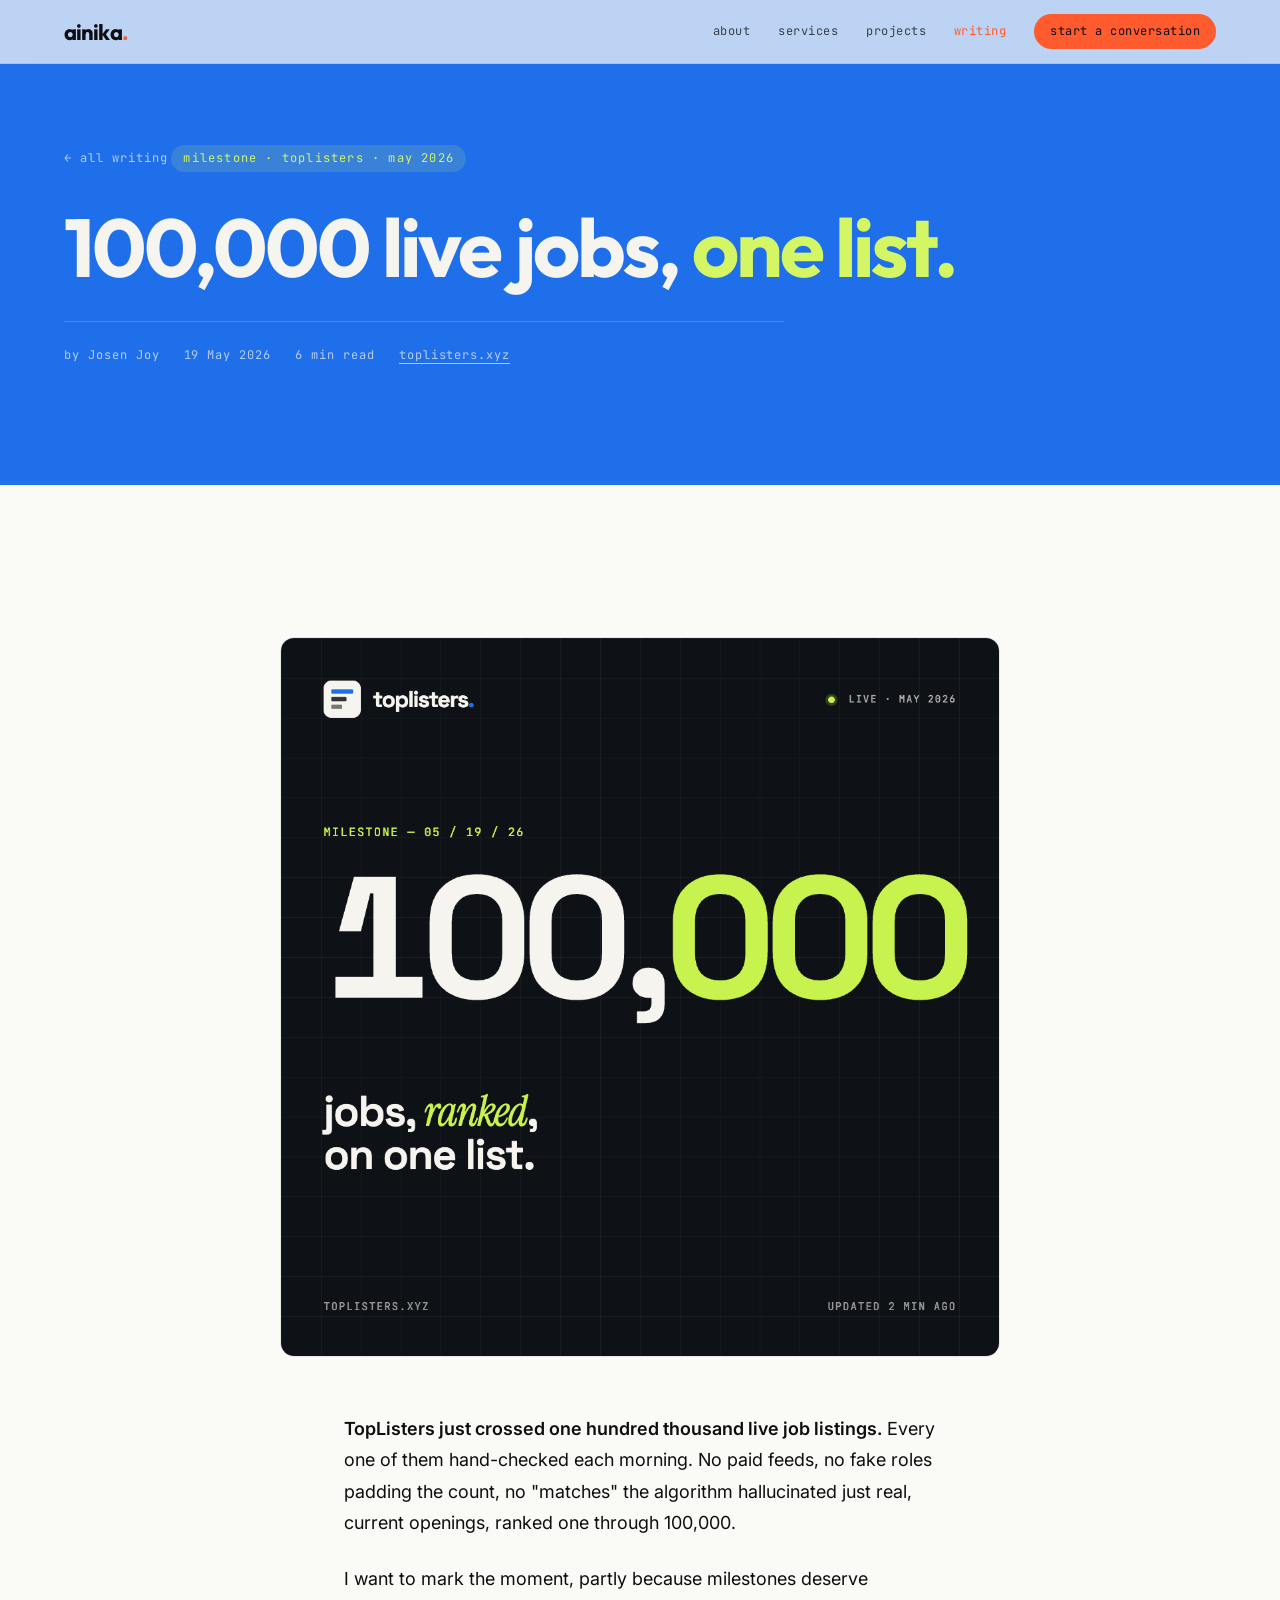
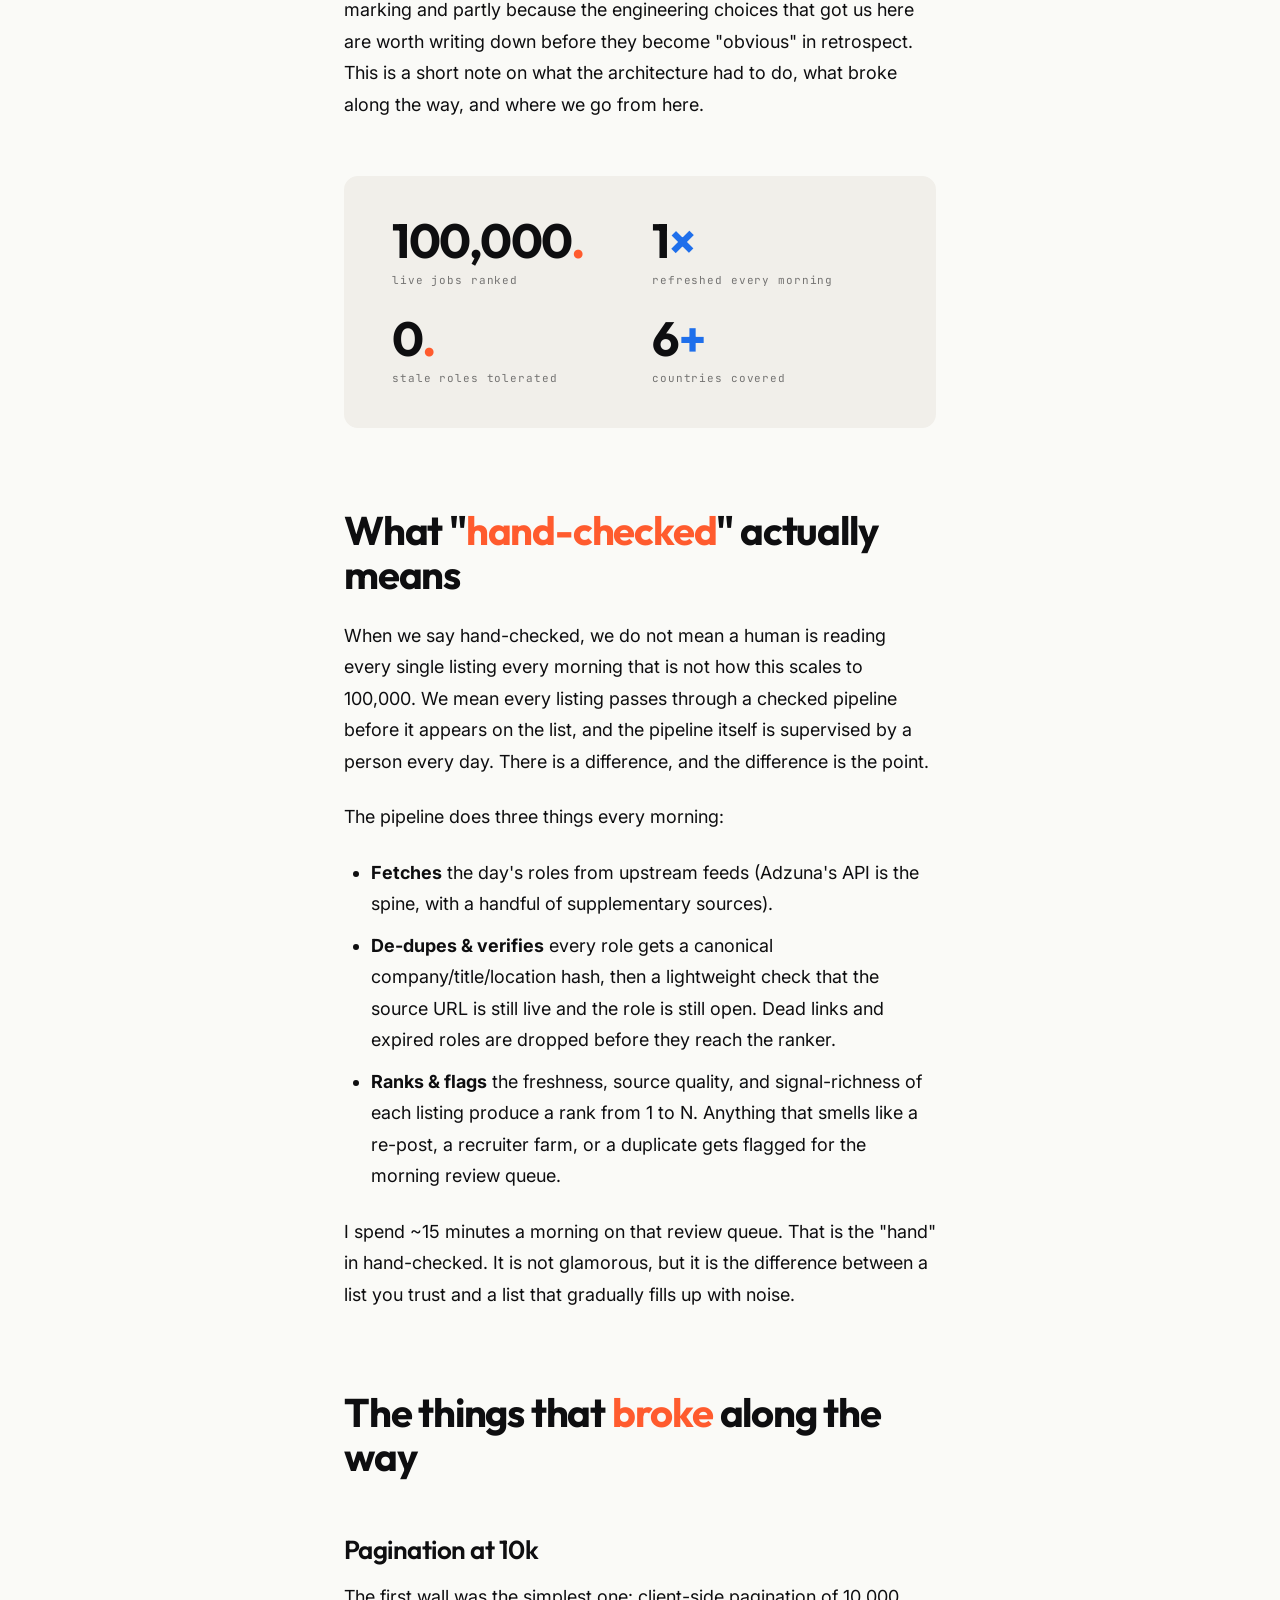
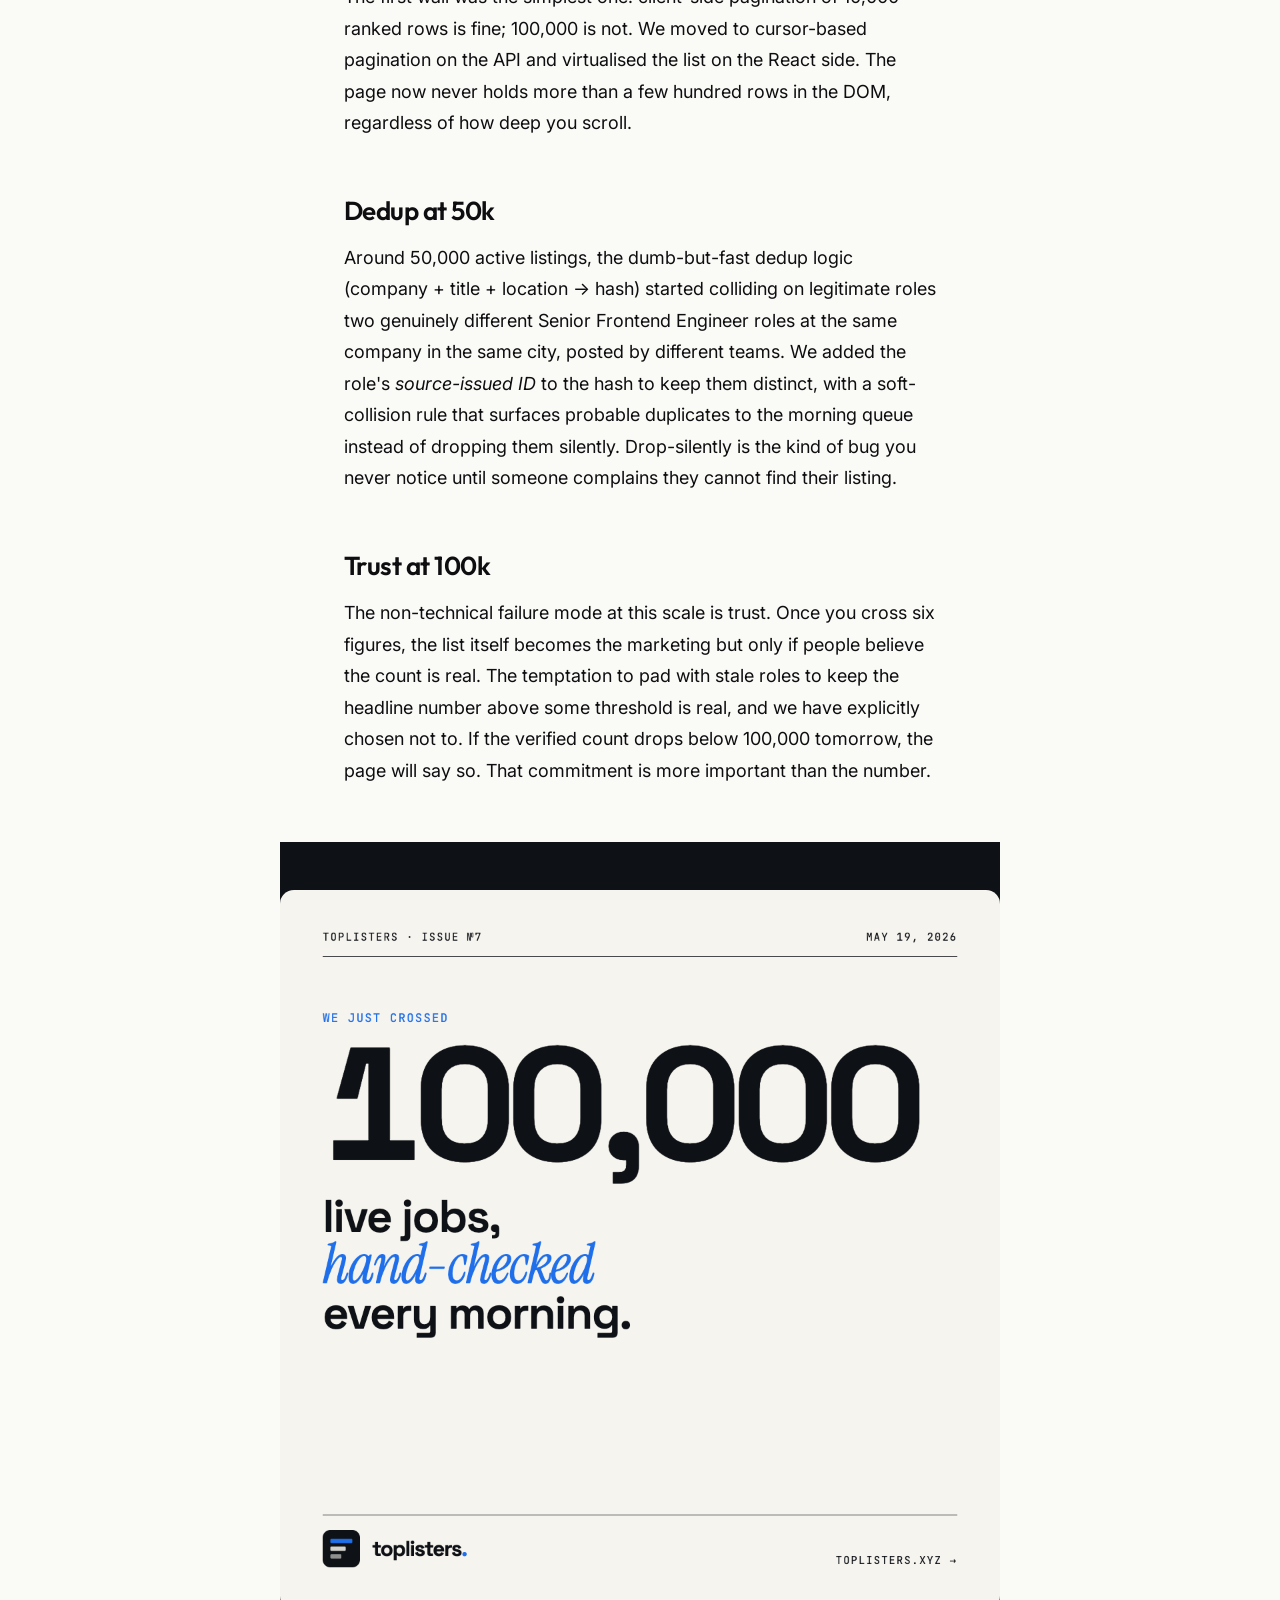
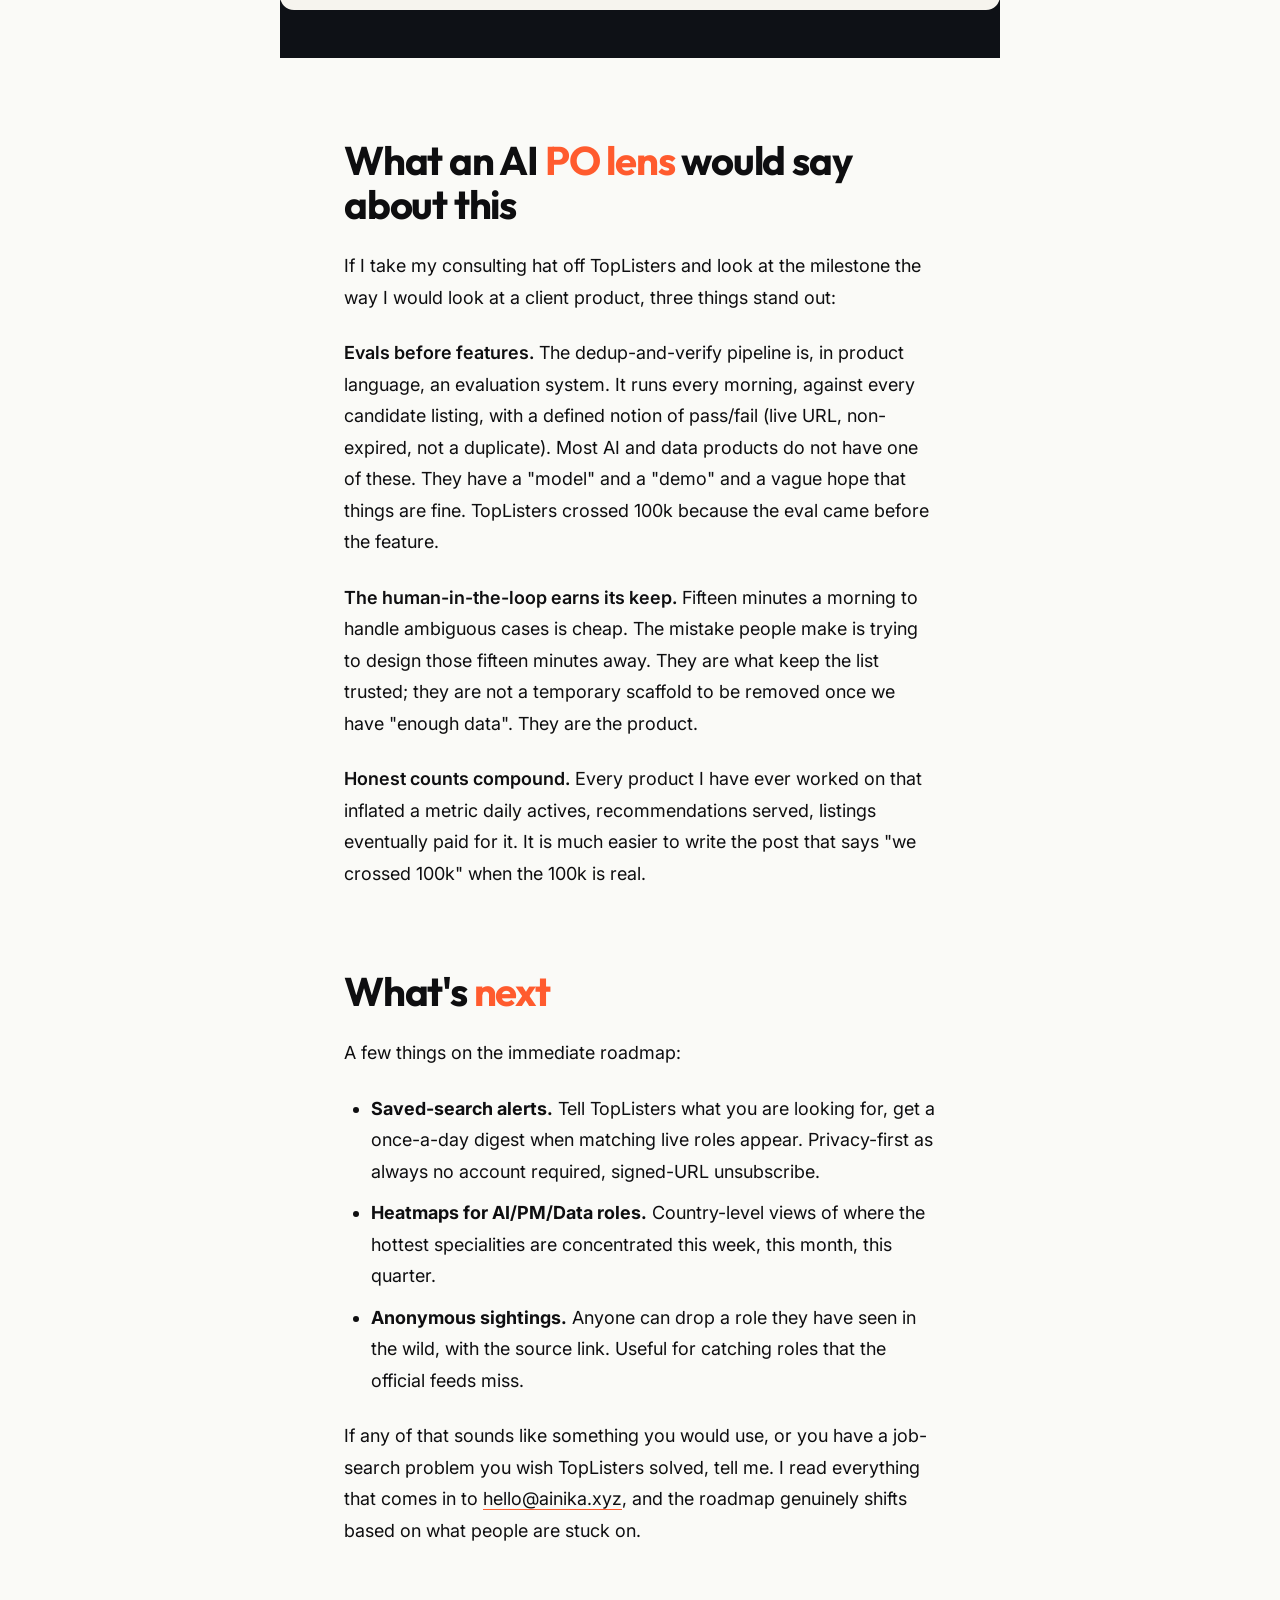
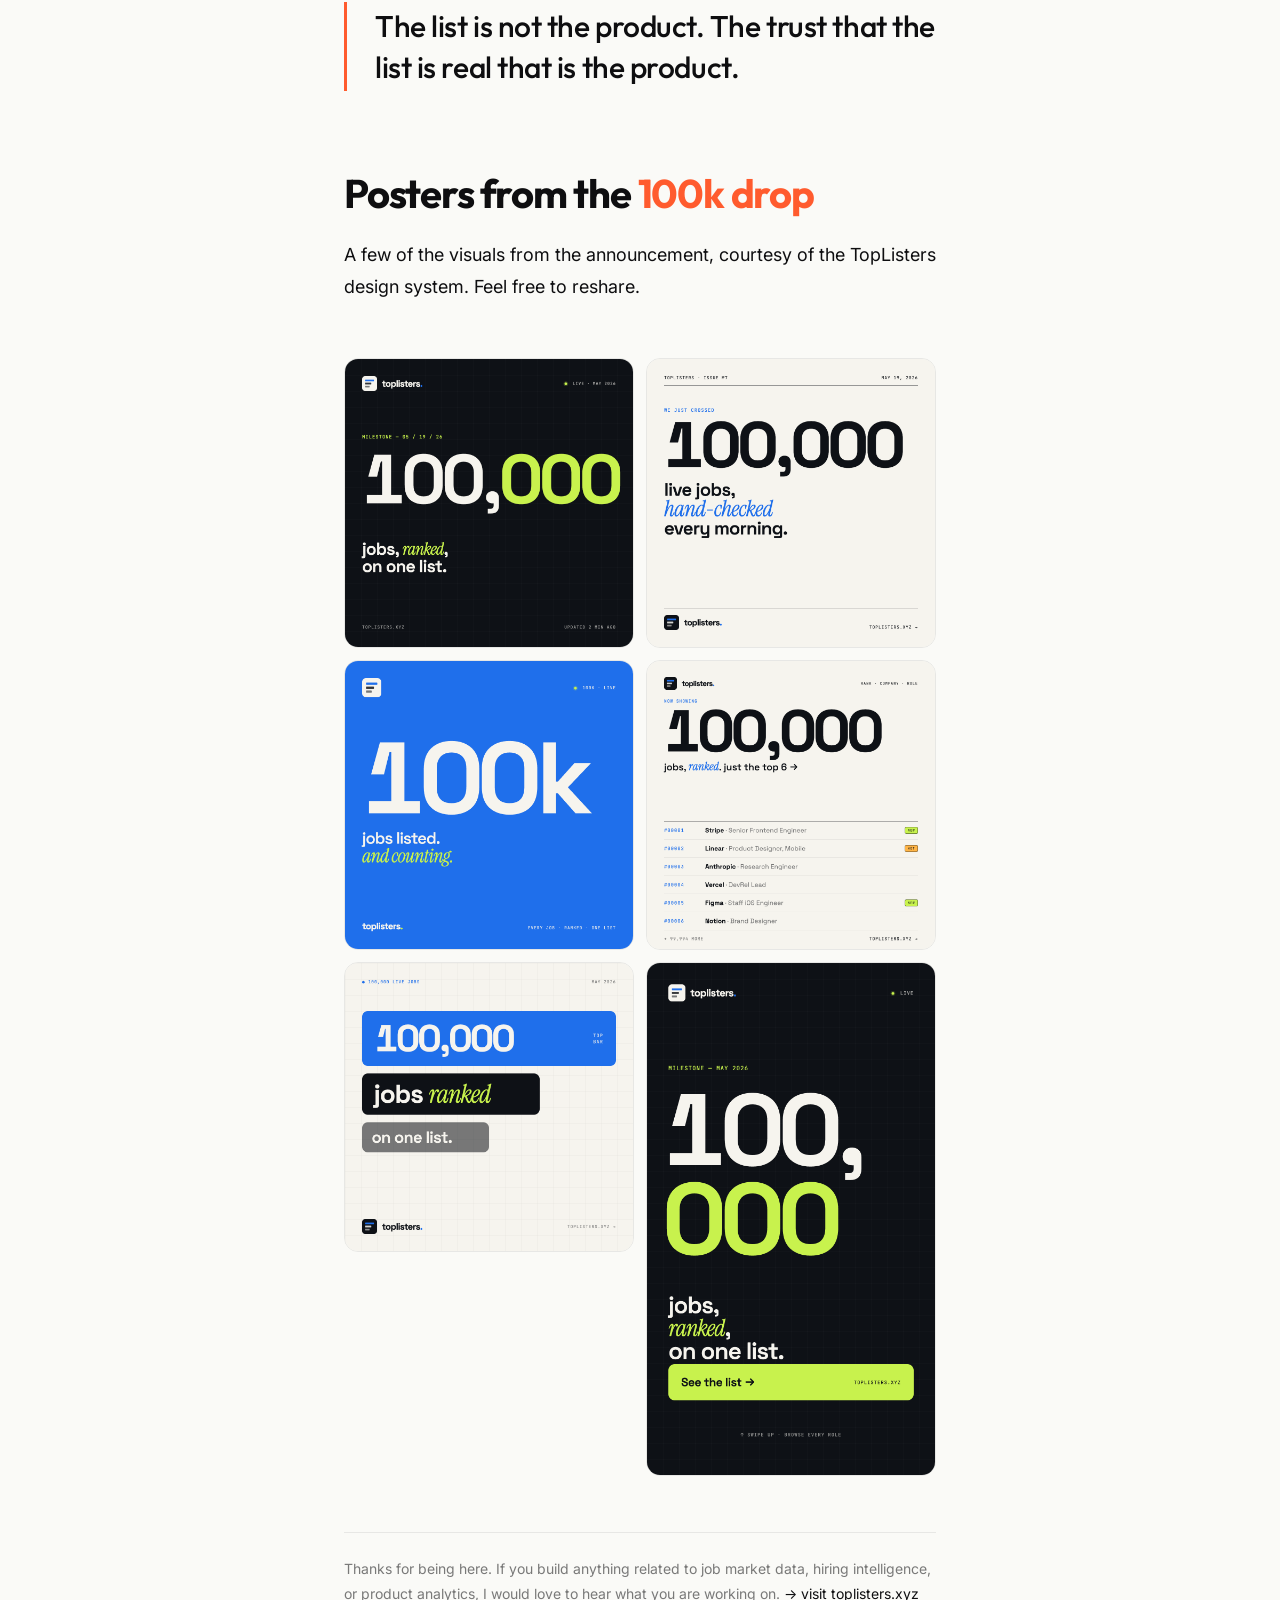
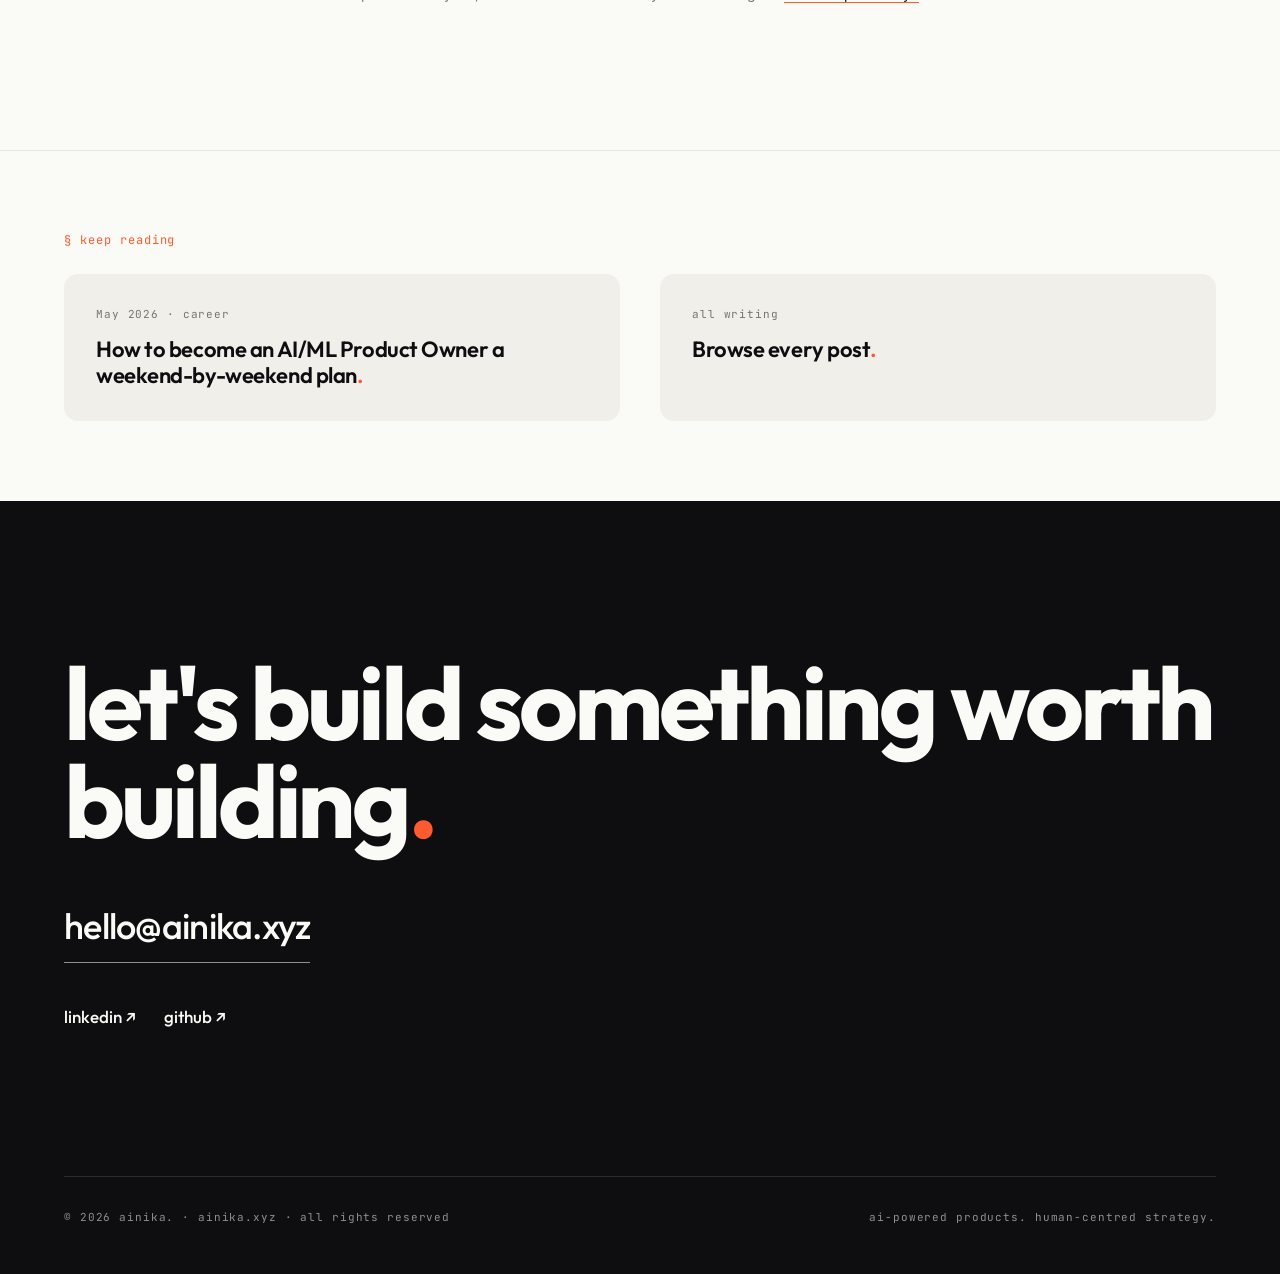
<file: blog/toplisters-100k.html>
<!DOCTYPE html>
<html lang="en">
<head>
<meta charset="UTF-8">
<meta name="viewport" content="width=device-width, initial-scale=1">

<title>100,000 live jobs, one list — the TopListers milestone | ainika.</title>
<meta name="description" content="TopListers just crossed 100,000 live job listings, every one hand-checked each morning. The architecture, the things that broke, and what comes next.">
<link rel="canonical" href="https://ainika.xyz/blog/toplisters-100k.html">

<link rel="icon" type="image/svg+xml" href="/brand/ainika-favicon.svg">
<link rel="alternate icon" href="/brand/ainika-favicon-32.png">
<link rel="apple-touch-icon" href="/brand/ainika-apple-touch.svg">

<meta property="og:title" content="100,000 live jobs, one list. What it took to get here.">
<meta property="og:description" content="TopListers just crossed a hundred thousand active job listings. The architecture, the things that broke, and what comes next.">
<meta property="og:image" content="https://ainika.xyz/blog/assets/toplisters-100k-poster-1.png">
<meta property="og:type" content="article">
<meta property="og:url" content="https://ainika.xyz/blog/toplisters-100k.html">
<meta property="article:author" content="Josen Joy">
<meta property="article:published_time" content="2026-05-19">
<meta property="article:section" content="Engineering">
<meta name="twitter:card" content="summary_large_image">

<meta name="theme-color" content="#1F6FEB">
<meta name="robots" content="index, follow">
<meta name="author" content="Josen Joy">

<link rel="preconnect" href="https://fonts.googleapis.com">
<link rel="preconnect" href="https://fonts.gstatic.com" crossorigin>
<link href="https://fonts.googleapis.com/css2?family=Outfit:wght@500;600;700;800&family=Inter:wght@400;500;600&family=JetBrains+Mono:wght@400;500&display=swap" rel="stylesheet">

<link rel="stylesheet" href="/blog/blog.css">

<script type="application/ld+json">
{
  "@context": "https://schema.org",
  "@type": "Article",
  "headline": "100,000 live jobs, one list. What it took to get here.",
  "description": "TopListers crossed 100,000 active job listings — the architecture, the things that broke, and what comes next.",
  "image": "https://ainika.xyz/blog/assets/toplisters-100k-poster-1.png",
  "datePublished": "2026-05-19",
  "dateModified": "2026-05-19",
  "author": {
    "@type": "Person",
    "name": "Josen Joy",
    "url": "https://linkedin.com/in/josenjoy"
  },
  "publisher": {
    "@type": "Organization",
    "name": "ainika.",
    "logo": {
      "@type": "ImageObject",
      "url": "https://ainika.xyz/brand/ainika-mark-light.svg"
    }
  },
  "mainEntityOfPage": "https://ainika.xyz/blog/toplisters-100k.html",
  "about": {
    "@type": "Thing",
    "name": "TopListers",
    "url": "https://toplisters.xyz"
  }
}
</script>
</head>
<body>

<nav class="nav" aria-label="primary">
  <a href="/" class="nav-wordmark" aria-label="ainika.">ainika<span class="dot">.</span></a>
  <div class="nav-links">
    <a href="/#about">about</a>
    <a href="/#services">services</a>
    <a href="/#projects">projects</a>
    <a href="/blog/" class="is-current">writing</a>
    <a href="/#contact" class="nav-cta">start a conversation</a>
  </div>
</nav>

<header class="post-hero is-toplisters">
  <a class="post-back" href="/blog/">← all writing</a>
  <span class="post-kicker">milestone · toplisters · may 2026</span>
  <h1 class="post-title">100,000 live jobs, <em>one list</em><span class="dot">.</span></h1>
  <div class="post-meta">
    <span>by Josen Joy</span>
    <span>19 May 2026</span>
    <span>6 min read</span>
    <span><a href="https://toplisters.xyz" target="_blank" rel="noopener" style="color:inherit;border-bottom:1px solid currentColor">toplisters.xyz</a></span>
  </div>
</header>

<article class="post-body">

  <figure class="poster-feature">
    <img src="/blog/assets/toplisters-100k-poster-1.png" alt="TopListers Issue No. 7 — we just crossed 100,000 live jobs, hand-checked every morning. May 19, 2026.">
  </figure>

  <p><strong>TopListers just crossed one hundred thousand live job listings.</strong> Every one of them hand-checked each morning. No paid feeds, no fake roles padding the count, no "matches" the algorithm hallucinated just real, current openings, ranked one through 100,000.</p>

  <p>I want to mark the moment, partly because milestones deserve marking and partly because the engineering choices that got us here are worth writing down before they become "obvious" in retrospect. This is a short note on what the architecture had to do, what broke along the way, and where we go from here.</p>

  <div class="stats-strip">
    <div class="stat-block">
      <span class="stat-num-big">100,000<span class="dot">.</span></span>
      <span class="stat-label-mono">live jobs ranked</span>
    </div>
    <div class="stat-block">
      <span class="stat-num-big">1<span class="em">×</span></span>
      <span class="stat-label-mono">refreshed every morning</span>
    </div>
    <div class="stat-block">
      <span class="stat-num-big">0<span class="dot">.</span></span>
      <span class="stat-label-mono">stale roles tolerated</span>
    </div>
    <div class="stat-block">
      <span class="stat-num-big">6<span class="em">+</span></span>
      <span class="stat-label-mono">countries covered</span>
    </div>
  </div>

  <h2>What "<em>hand-checked</em>" actually means</h2>

  <p>When we say hand-checked, we do not mean a human is reading every single listing every morning that is not how this scales to 100,000. We mean every listing passes through a checked pipeline before it appears on the list, and the pipeline itself is supervised by a person every day. There is a difference, and the difference is the point.</p>

  <p>The pipeline does three things every morning:</p>

  <ul>
    <li><strong>Fetches</strong> the day's roles from upstream feeds (Adzuna's API is the spine, with a handful of supplementary sources).</li>
    <li><strong>De-dupes &amp; verifies</strong> every role gets a canonical company/title/location hash, then a lightweight check that the source URL is still live and the role is still open. Dead links and expired roles are dropped before they reach the ranker.</li>
    <li><strong>Ranks &amp; flags</strong> the freshness, source quality, and signal-richness of each listing produce a rank from 1 to N. Anything that smells like a re-post, a recruiter farm, or a duplicate gets flagged for the morning review queue.</li>
  </ul>

  <p>I spend ~15 minutes a morning on that review queue. That is the "hand" in hand-checked. It is not glamorous, but it is the difference between a list you trust and a list that gradually fills up with noise.</p>

  <h2>The things that <em>broke</em> along the way</h2>

  <h3>Pagination at 10k</h3>
  <p>The first wall was the simplest one: client-side pagination of 10,000 ranked rows is fine; 100,000 is not. We moved to cursor-based pagination on the API and virtualised the list on the React side. The page now never holds more than a few hundred rows in the DOM, regardless of how deep you scroll.</p>

  <h3>Dedup at 50k</h3>
  <p>Around 50,000 active listings, the dumb-but-fast dedup logic (company + title + location → hash) started colliding on legitimate roles two genuinely different Senior Frontend Engineer roles at the same company in the same city, posted by different teams. We added the role's <em>source-issued ID</em> to the hash to keep them distinct, with a soft-collision rule that surfaces probable duplicates to the morning queue instead of dropping them silently. Drop-silently is the kind of bug you never notice until someone complains they cannot find their listing.</p>

  <h3>Trust at 100k</h3>
  <p>The non-technical failure mode at this scale is trust. Once you cross six figures, the list itself becomes the marketing but only if people believe the count is real. The temptation to pad with stale roles to keep the headline number above some threshold is real, and we have explicitly chosen not to. If the verified count drops below 100,000 tomorrow, the page will say so. That commitment is more important than the number.</p>

  <figure class="poster-feature bleed-dark">
    <img src="/blog/assets/toplisters-100k-poster-2.png" alt="100k jobs ranked on one list TopListers milestone poster (dark variant).">
  </figure>

  <h2>What an AI <em>PO lens</em> would say about this</h2>

  <p>If I take my consulting hat off TopListers and look at the milestone the way I would look at a client product, three things stand out:</p>

  <p><strong>Evals before features.</strong> The dedup-and-verify pipeline is, in product language, an evaluation system. It runs every morning, against every candidate listing, with a defined notion of pass/fail (live URL, non-expired, not a duplicate). Most AI and data products do not have one of these. They have a "model" and a "demo" and a vague hope that things are fine. TopListers crossed 100k because the eval came before the feature.</p>

  <p><strong>The human-in-the-loop earns its keep.</strong> Fifteen minutes a morning to handle ambiguous cases is cheap. The mistake people make is trying to design those fifteen minutes away. They are what keep the list trusted; they are not a temporary scaffold to be removed once we have "enough data". They are the product.</p>

  <p><strong>Honest counts compound.</strong> Every product I have ever worked on that inflated a metric daily actives, recommendations served, listings eventually paid for it. It is much easier to write the post that says "we crossed 100k" when the 100k is real.</p>

  <h2>What's <em>next</em></h2>

  <p>A few things on the immediate roadmap:</p>

  <ul>
    <li><strong>Saved-search alerts.</strong> Tell TopListers what you are looking for, get a once-a-day digest when matching live roles appear. Privacy-first as always no account required, signed-URL unsubscribe.</li>
    <li><strong>Heatmaps for AI/PM/Data roles.</strong> Country-level views of where the hottest specialities are concentrated this week, this month, this quarter.</li>
    <li><strong>Anonymous sightings.</strong> Anyone can drop a role they have seen in the wild, with the source link. Useful for catching roles that the official feeds miss.</li>
  </ul>

  <p>If any of that sounds like something you would use, or you have a job-search problem you wish TopListers solved, tell me. I read everything that comes in to <a href="mailto:hello@ainika.xyz">hello@ainika.xyz</a>, and the roadmap genuinely shifts based on what people are stuck on.</p>

  <blockquote>
    <p>The list is not the product. The trust that the list is real that is the product.</p>
  </blockquote>

  <h2>Posters from the <em>100k drop</em></h2>

  <p>A few of the visuals from the announcement, courtesy of the TopListers design system. Feel free to reshare.</p>

  <div class="poster-grid">
    <img src="/blog/assets/toplisters-100k-poster-1.png" alt="TopListers 100k — Issue No. 7 hand-checked variant">
    <img src="/blog/assets/toplisters-100k-poster-2.png" alt="TopListers 100k — bright blue variant">
    <img src="/blog/assets/toplisters-100k-poster-3.png" alt="TopListers 100k — ranked list preview variant">
    <img src="/blog/assets/toplisters-100k-poster-4.png" alt="TopListers 100k — top bar layered variant">
    <img src="/blog/assets/toplisters-100k-poster-5.png" alt="TopListers 100k — vertical story variant">
    <img src="/blog/assets/toplisters-100k-poster-6.png" alt="TopListers 100k — milestone date variant">
  </div>

  <p style="margin-top:48px;padding-top:24px;border-top:1px solid var(--line);font-size:14px;color:var(--muted);">Thanks for being here. If you build anything related to job market data, hiring intelligence, or product analytics, I would love to hear what you are working on. <a href="https://toplisters.xyz" target="_blank" rel="noopener">→ visit toplisters.xyz</a></p>

</article>

<section class="related" aria-label="related writing">
  <div class="related-kicker">§ keep reading</div>
  <div class="related-row">
    <a class="related-card" href="/blog/ai-product-owner-roadmap.html">
      <div class="related-card-meta">May 2026 · career</div>
      <div class="related-card-title">How to become an AI/ML Product Owner a weekend-by-weekend plan<span class="dot">.</span></div>
    </a>
    <a class="related-card" href="/blog/">
      <div class="related-card-meta">all writing</div>
      <div class="related-card-title">Browse every post<span class="dot">.</span></div>
    </a>
  </div>
</section>

<footer class="footer" aria-label="footer">
  <h2 class="footer-lead">let's build something worth building<span class="dot">.</span></h2>
  <a href="mailto:hello@ainika.xyz" class="footer-email">hello@ainika.xyz</a>
  <div class="footer-socials">
    <a href="https://linkedin.com/in/josenjoy" target="_blank" rel="noopener">linkedin ↗</a>
    <a href="https://github.com/ainikaventures" target="_blank" rel="noopener">github ↗</a>
  </div>
  <div class="footer-bottom">
    <span>© 2026 ainika.  ·  ainika.xyz  ·  all rights reserved</span>
    <span>ai-powered products. human-centred strategy.</span>
  </div>
</footer>

</body>
</html>
</file>
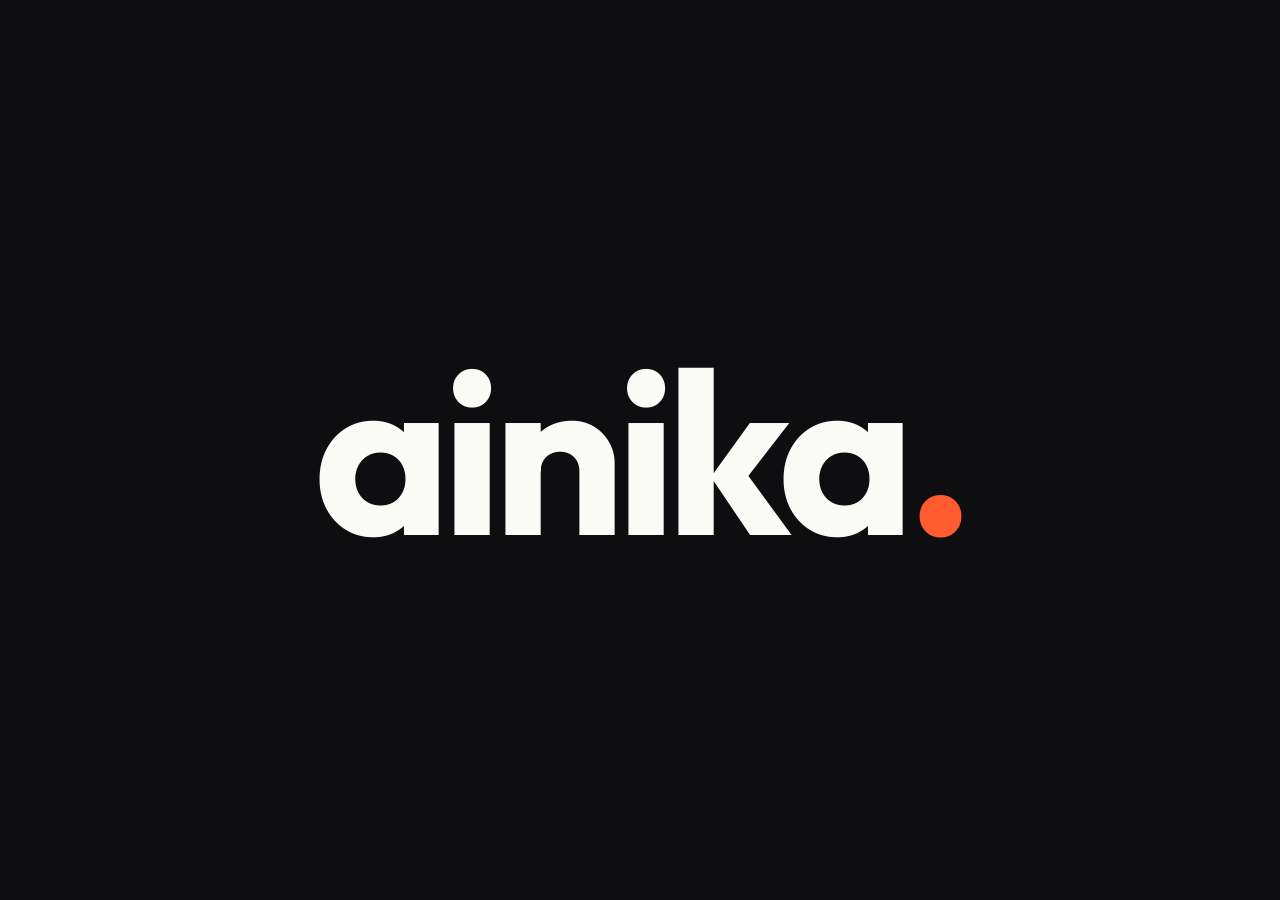
<file: brand/ainika-hero-loop.html>
<!doctype html>
<html lang="en"><head><meta charset="utf-8"/>
<title>ainika. hero loop</title>
<meta name="viewport" content="width=device-width,initial-scale=1"/>
<link rel="preconnect" href="https://fonts.googleapis.com">
<link rel="preconnect" href="https://fonts.gstatic.com" crossorigin>
<link href="https://fonts.googleapis.com/css2?family=Outfit:wght@700&display=swap" rel="stylesheet">
<style>
  html, body { margin: 0; padding: 0; height: 100%; background: #0E0E10; color: #FAFAF7; display: flex; align-items: center; justify-content: center; font-family: 'Outfit', sans-serif; }
  .wordmark { font-weight: 700; font-size: clamp(72px, 18vw, 240px); letter-spacing: -0.04em; line-height: 1; white-space: nowrap; }
  .wordmark .dot { color: #FF5B2E; animation: blink 1s step-end infinite; }
  .wordmark .suffix { display: inline-block; overflow: hidden; vertical-align: bottom; max-width: 6em; animation: collapse 10s cubic-bezier(0.65,0,0.35,1) infinite; }
  @keyframes blink { 0%,50%,100% {opacity:1} 25%,75% {opacity:.15} }
  @keyframes collapse { 0%,50% {max-width:6em;opacity:1} 55%,95% {max-width:0;opacity:0} 100% {max-width:6em;opacity:1} }
  @media (prefers-reduced-motion: reduce) { .wordmark .dot, .wordmark .suffix { animation: none; } }
</style></head>
<body><div class="wordmark"><span>ai</span><span class="suffix">nika</span><span class="dot">.</span></div></body></html>
</file>
<file: blog/blog.css>
/* ──────────────────────────────────────────────────────────────
   ainika. blog — shared styles
   Matches the ainika brand system from /index.php
   ────────────────────────────────────────────────────────────── */

:root {
  --ink:    #0E0E10;
  --paper:  #FAFAF7;
  --signal: #FF5B2E;
  --smoke:  #F1EFEA;
  --line:   rgba(14,14,16,0.08);
  --muted:  rgba(14,14,16,0.55);
  --paper-soft:  rgba(250,250,247,0.72);
  --paper-muted: rgba(250,250,247,0.55);

  --tl-blue:  #1F6FEB;
  --tl-ink:   #0E1116;
  --tl-cream: #F6F4EE;
  --tl-lime:  #D4F564;

  --font-display: 'Outfit', system-ui, -apple-system, sans-serif;
  --font-body:    'Inter', system-ui, -apple-system, sans-serif;
  --font-mono:    'JetBrains Mono', ui-monospace, monospace;

  --radius-sm: 8px;
  --radius-md: 14px;
  --radius-lg: 24px;

  --pad: clamp(20px, 5vw, 96px);
}

*, *::before, *::after { box-sizing: border-box; margin: 0; padding: 0; }
html { scroll-behavior: smooth; }
body {
  font-family: var(--font-body); color: var(--ink); background: var(--paper);
  font-size: 16px; line-height: 1.6;
  -webkit-font-smoothing: antialiased; text-rendering: optimizeLegibility;
}
img, svg { display: block; max-width: 100%; height: auto; }
a { color: inherit; text-decoration: none; }
::selection { background: var(--signal); color: var(--paper); }
:focus-visible { outline: 2px solid var(--signal); outline-offset: 2px; border-radius: 2px; }

/* ─── NAV (same as homepage) ─── */
.nav {
  position: fixed; top: 0; left: 0; right: 0; height: 64px; z-index: 50;
  display: flex; align-items: center; justify-content: space-between;
  padding: 0 var(--pad);
  background: var(--paper-soft);
  backdrop-filter: blur(12px); -webkit-backdrop-filter: blur(12px);
  color: var(--ink); border-bottom: 1px solid var(--line);
  transition: background 0.3s ease, color 0.3s ease, border-color 0.3s ease;
}
.nav-wordmark {
  font-family: var(--font-display); font-weight: 700; font-size: 22px;
  letter-spacing: -0.04em; line-height: 1;
}
.nav-wordmark .dot { color: var(--signal); }
.nav-links { display: flex; gap: 28px; align-items: center; }
.nav-links a {
  font-family: var(--font-mono); font-size: 12px; letter-spacing: 0.04em;
  color: inherit; opacity: 0.75; transition: opacity 0.2s;
}
.nav-links a:hover, .nav-links a.is-current { opacity: 1; }
.nav-links a.is-current { color: var(--signal); }
.nav-cta {
  font-family: var(--font-mono); font-size: 12px; letter-spacing: 0.04em;
  padding: 8px 16px; border-radius: 999px;
  background: var(--signal); color: var(--ink) !important; opacity: 1 !important;
  transition: transform 0.2s ease;
}
.nav-cta:hover { transform: translateY(-1px); }
@media (max-width: 720px) {
  .nav-links a:not(.nav-cta) { display: none; }
}

/* ─── BLOG INDEX HERO ─── */
.blog-hero {
  background: var(--ink); color: var(--paper);
  padding: 160px var(--pad) 96px;
}
.blog-hero-kicker {
  font-family: var(--font-mono); font-size: 12px; letter-spacing: 0.08em;
  color: var(--paper-muted); margin-bottom: 24px;
}
.blog-hero-title {
  font-family: var(--font-display); font-weight: 700;
  font-size: clamp(64px, 12vw, 180px);
  letter-spacing: -0.045em; line-height: 0.95;
  margin-bottom: 32px;
}
.blog-hero-title .dot { color: var(--signal); }
.blog-hero-sub {
  font-family: var(--font-display); font-weight: 500;
  font-size: clamp(20px, 2.4vw, 28px);
  letter-spacing: -0.015em; line-height: 1.4;
  max-width: 30ch; color: var(--paper-muted);
}
.blog-hero-sub em { font-style: normal; color: var(--signal); }

/* ─── BLOG INDEX LIST ─── */
.blog-index {
  padding: clamp(64px, 9vw, 120px) var(--pad) clamp(96px, 12vw, 160px);
  display: flex; flex-direction: column; gap: clamp(40px, 6vw, 64px);
  max-width: 1280px; margin: 0 auto;
}
.post-card {
  background: var(--paper);
}
.post-card-link {
  display: grid; grid-template-columns: 5fr 6fr; gap: clamp(32px, 6vw, 80px);
  align-items: center;
}
.post-card.is-feature .post-card-link { grid-template-columns: 1fr; gap: clamp(32px, 4vw, 56px); }
.post-card-thumb {
  position: relative; overflow: hidden;
  background: var(--ink); color: var(--paper);
  border-radius: var(--radius-md);
  aspect-ratio: 4 / 3;
  padding: clamp(28px, 4vw, 56px);
  display: flex; flex-direction: column; justify-content: flex-end;
  gap: 12px;
}
.post-card.is-feature .post-card-thumb { aspect-ratio: 16 / 7; }
.post-card-thumb.is-toplisters { background: var(--tl-blue); color: var(--tl-cream); }
.post-card-thumb.is-roadmap { background: var(--ink); color: var(--paper); }
.post-card-status {
  position: absolute; top: 20px; left: 20px;
  font-family: var(--font-mono); font-size: 11px; letter-spacing: 0.08em;
  display: inline-flex; align-items: center; gap: 8px;
  color: var(--paper-muted);
}
.post-card-thumb.is-toplisters .post-card-status { color: rgba(246,244,238,0.75); }
.status-dot { width: 6px; height: 6px; border-radius: 50%; background: rgba(255,255,255,0.4); }
.status-dot.is-live { background: var(--tl-lime); box-shadow: 0 0 0 3px rgba(212,245,100,0.18); }
.post-card-bignum {
  font-family: var(--font-display); font-weight: 800;
  font-size: clamp(72px, 14vw, 200px);
  letter-spacing: -0.05em; line-height: 0.85;
  color: var(--tl-cream);
}
.post-card-bignum .dot { color: var(--tl-lime); }
.post-card-overline {
  font-family: var(--font-mono); font-size: 12px; letter-spacing: 0.08em;
  color: rgba(246,244,238,0.7);
  text-transform: lowercase;
}
.post-card-thumb.is-roadmap .post-card-overline { color: var(--paper-muted); }
.post-card-medtitle {
  font-family: var(--font-display); font-weight: 700;
  font-size: clamp(28px, 4vw, 52px);
  letter-spacing: -0.03em; line-height: 1.05;
  color: var(--paper);
}
.post-card-medtitle em { font-style: normal; color: var(--signal); }
.post-card-medtitle .dot { color: var(--signal); }
.post-card-copy { padding: clamp(8px, 1vw, 12px) 0; }
.post-card-meta {
  font-family: var(--font-mono); font-size: 12px; letter-spacing: 0.08em;
  color: var(--muted); margin-bottom: 16px;
}
.post-card-title {
  font-family: var(--font-display); font-weight: 700;
  font-size: clamp(28px, 3.6vw, 44px);
  letter-spacing: -0.03em; line-height: 1.1;
  margin-bottom: 16px;
}
.post-card-title .dot { color: var(--signal); }
.post-card-desc {
  font-size: 16px; line-height: 1.65; color: var(--ink);
  margin-bottom: 24px; max-width: 56ch;
}
.post-card-cta {
  font-family: var(--font-display); font-weight: 600; font-size: 15px;
  display: inline-flex; align-items: center; gap: 8px;
  padding-bottom: 4px; border-bottom: 1px solid var(--ink);
  transition: gap 0.2s, border-color 0.2s;
}
.post-card-link:hover .post-card-cta { gap: 14px; border-color: var(--signal); }
@media (max-width: 800px) {
  .post-card-link { grid-template-columns: 1fr; }
}

.more-soon {
  margin-top: clamp(32px, 5vw, 56px);
  padding: clamp(32px, 4vw, 48px); background: var(--smoke);
  border-radius: var(--radius-md);
}
.more-soon-kicker {
  font-family: var(--font-mono); font-size: 12px; letter-spacing: 0.08em;
  color: var(--signal); display: block; margin-bottom: 16px;
}
.more-soon p {
  font-size: 16px; line-height: 1.65; color: var(--ink); max-width: 60ch;
}
.more-soon a {
  color: var(--ink); border-bottom: 1px solid var(--ink);
  transition: color 0.2s, border-color 0.2s;
}
.more-soon a:hover { color: var(--signal); border-color: var(--signal); }

/* ──────────────────────────────────────────────────────────────
   POST PAGE (article layout)
   ────────────────────────────────────────────────────────────── */

.post-hero {
  background: var(--ink); color: var(--paper);
  padding: 144px var(--pad) clamp(72px, 10vw, 120px);
  position: relative;
}
.post-hero.is-toplisters { background: var(--tl-blue); color: var(--tl-cream); }
.post-back {
  font-family: var(--font-mono); font-size: 12px; letter-spacing: 0.08em;
  color: var(--paper-muted); display: inline-flex; gap: 8px;
  margin-bottom: 32px; padding-bottom: 4px;
  border-bottom: 1px solid transparent; transition: border-color 0.2s, color 0.2s;
}
.post-back:hover { color: var(--signal); border-color: var(--signal); }
.post-hero.is-toplisters .post-back { color: rgba(246,244,238,0.7); }
.post-hero.is-toplisters .post-back:hover { color: var(--tl-cream); border-color: var(--tl-cream); }
.post-kicker {
  font-family: var(--font-mono); font-size: 12px; letter-spacing: 0.1em;
  color: var(--signal); display: inline-block; margin-bottom: 24px;
  padding: 4px 12px; border-radius: 999px;
  background: rgba(255,91,46,0.1);
}
.post-hero.is-toplisters .post-kicker {
  color: var(--tl-lime); background: rgba(212,245,100,0.14);
}
.post-title {
  font-family: var(--font-display); font-weight: 700;
  font-size: clamp(40px, 6.4vw, 84px);
  letter-spacing: -0.035em; line-height: 1.02;
  margin-bottom: 32px; max-width: 22ch;
}
.post-title em { font-style: normal; color: var(--signal); }
.post-hero.is-toplisters .post-title em { color: var(--tl-lime); }
.post-title .dot { color: var(--signal); }
.post-hero.is-toplisters .post-title .dot { color: var(--tl-lime); }
.post-meta {
  display: flex; flex-wrap: wrap; gap: 24px;
  font-family: var(--font-mono); font-size: 12px; letter-spacing: 0.08em;
  color: var(--paper-muted);
  padding-top: 24px; border-top: 1px solid rgba(250,250,247,0.16);
  max-width: 720px;
}
.post-hero.is-toplisters .post-meta {
  color: rgba(246,244,238,0.7);
  border-top-color: rgba(246,244,238,0.2);
}

.post-body {
  max-width: 720px;
  margin: 0 auto;
  padding: clamp(64px, 8vw, 96px) var(--pad) clamp(80px, 10vw, 120px);
}
.post-body p,
.post-body ul,
.post-body ol {
  font-size: 18px; line-height: 1.75;
  color: var(--ink);
  margin-bottom: 24px;
}
.post-body p strong { font-weight: 600; }
.post-body a {
  color: var(--ink); border-bottom: 1px solid var(--signal);
  transition: color 0.2s, background 0.2s;
}
.post-body a:hover { color: var(--signal); background: rgba(255,91,46,0.06); }

.post-body h2 {
  font-family: var(--font-display); font-weight: 700;
  font-size: clamp(28px, 4vw, 40px);
  letter-spacing: -0.03em; line-height: 1.1;
  margin: clamp(56px, 7vw, 80px) 0 24px;
  color: var(--ink);
}
.post-body h2 em { font-style: normal; color: var(--signal); }
.post-body h3 {
  font-family: var(--font-display); font-weight: 600;
  font-size: clamp(20px, 2.4vw, 26px);
  letter-spacing: -0.02em; line-height: 1.2;
  margin: clamp(40px, 5vw, 56px) 0 16px;
  color: var(--ink);
}
.post-body h4 {
  font-family: var(--font-mono); font-size: 12px; letter-spacing: 0.08em;
  color: var(--signal); text-transform: uppercase;
  margin: 32px 0 12px;
}
.post-body ul, .post-body ol { padding-left: 1.5em; }
.post-body li { margin-bottom: 10px; }

.post-body blockquote {
  border-left: 3px solid var(--signal);
  margin: clamp(40px, 5vw, 56px) 0;
  padding: 4px 0 4px 28px;
}
.post-body blockquote p {
  font-family: var(--font-display); font-weight: 500;
  font-size: clamp(22px, 2.6vw, 30px);
  letter-spacing: -0.015em; line-height: 1.35;
  color: var(--ink);
  font-style: normal;
  margin: 0;
}

/* PULL FIGURE */
.post-figure {
  margin: clamp(40px, 5vw, 56px) calc(-1 * clamp(20px, 5vw, 96px));
}
.post-figure img {
  width: 100%; border-radius: var(--radius-md);
}
.post-figure figcaption {
  font-family: var(--font-mono); font-size: 12px; letter-spacing: 0.06em;
  color: var(--muted); margin-top: 16px;
  padding: 0 clamp(20px, 5vw, 96px);
}

/* CALLOUT */
.callout {
  background: var(--smoke); border-radius: var(--radius-md);
  padding: clamp(24px, 3vw, 32px);
  margin: clamp(40px, 5vw, 56px) 0;
  display: flex; gap: 16px;
}
.callout-mark {
  font-family: var(--font-mono); font-size: 11px; letter-spacing: 0.1em;
  color: var(--signal); text-transform: uppercase;
  white-space: nowrap;
}
.callout p { margin: 0; font-size: 16px; line-height: 1.65; }
.callout p strong { font-weight: 600; }

/* TIMELINE for the roadmap post */
.timeline {
  display: flex; flex-direction: column;
  gap: clamp(20px, 3vw, 32px);
  margin: clamp(40px, 5vw, 56px) 0;
}
.weekend-card {
  display: grid; grid-template-columns: 72px 1fr; gap: 24px;
  padding: clamp(20px, 2.5vw, 28px);
  background: var(--smoke); border-radius: var(--radius-md);
}
.weekend-card.phase-2 { background: rgba(255,91,46,0.04); border: 1px solid rgba(255,91,46,0.2); }
.weekend-card.phase-3 { background: var(--ink); color: var(--paper); }
.weekend-card.phase-3 .wk-title { color: var(--paper); }
.weekend-card.phase-3 .wk-body p { color: var(--paper-muted); }
.weekend-card.phase-3 .wk-num { background: var(--signal); color: var(--ink); border-color: var(--signal); }
.weekend-card.phase-3 .wk-phase { color: var(--signal); }
.wk-num {
  width: 72px; height: 72px; border-radius: 50%;
  background: var(--paper); border: 1px solid var(--line);
  display: flex; align-items: center; justify-content: center;
  font-family: var(--font-display); font-weight: 700; font-size: 22px;
  letter-spacing: -0.02em;
}
.weekend-card.phase-2 .wk-num { border-color: rgba(255,91,46,0.4); color: var(--signal); }
.wk-phase {
  font-family: var(--font-mono); font-size: 11px; letter-spacing: 0.08em;
  color: var(--signal); text-transform: lowercase;
  margin-bottom: 8px;
}
.wk-title {
  font-family: var(--font-display); font-weight: 600;
  font-size: clamp(20px, 2.4vw, 24px); letter-spacing: -0.02em;
  margin-bottom: 12px; color: var(--ink);
}
.wk-body p {
  font-size: 16px; line-height: 1.65; color: var(--ink); margin-bottom: 12px;
}
.wk-links { display: flex; flex-wrap: wrap; gap: 8px; margin-top: 8px; }
.wk-link {
  font-family: var(--font-mono); font-size: 11px; letter-spacing: 0.04em;
  padding: 6px 12px; border-radius: 999px;
  border: 1px solid var(--line); color: var(--ink);
  background: var(--paper);
  transition: border-color 0.2s, color 0.2s;
}
.wk-link:hover { border-color: var(--signal); color: var(--signal); }
.weekend-card.phase-3 .wk-link {
  background: rgba(250,250,247,0.06); border-color: rgba(250,250,247,0.18);
  color: var(--paper);
}
.weekend-card.phase-3 .wk-link:hover { color: var(--signal); border-color: var(--signal); }
.wk-badge {
  font-family: var(--font-mono); font-size: 10px; letter-spacing: 0.06em;
  padding: 4px 10px; border-radius: 999px;
  background: var(--signal); color: var(--ink);
  display: inline-flex; align-items: center; text-transform: uppercase;
}

/* SKILL GRID */
.skill-grid {
  display: grid; grid-template-columns: repeat(auto-fit, minmax(220px, 1fr));
  gap: 16px;
  margin: clamp(32px, 4vw, 48px) 0;
}
.skill-card {
  padding: 24px; background: var(--smoke);
  border-radius: var(--radius-md);
}
.skill-num {
  font-family: var(--font-mono); font-size: 12px; letter-spacing: 0.08em;
  color: var(--signal); margin-bottom: 12px;
}
.skill-name {
  font-family: var(--font-display); font-weight: 600;
  font-size: 18px; letter-spacing: -0.015em;
  margin-bottom: 8px;
}
.skill-desc {
  font-size: 14px; line-height: 1.55; color: var(--muted);
}

/* SUMMARY TABLE */
.summary-table-wrap { overflow-x: auto; margin: clamp(40px, 5vw, 56px) 0; }
.summary-table {
  width: 100%; border-collapse: collapse; font-size: 14px; min-width: 560px;
}
.summary-table th {
  text-align: left; padding: 12px 16px;
  border-bottom: 1px solid var(--line);
  font-family: var(--font-mono); font-size: 11px; letter-spacing: 0.08em;
  color: var(--muted); font-weight: 500;
}
.summary-table td {
  padding: 14px 16px; border-bottom: 1px solid var(--line);
  vertical-align: top; color: var(--ink);
}
.summary-table tr:last-child td { border: none; }
.summary-table tr:hover td { background: var(--smoke); }

/* STATS GRID for 100k post */
.stats-strip {
  display: grid; grid-template-columns: repeat(auto-fit, minmax(160px, 1fr));
  gap: 24px;
  margin: clamp(40px, 5vw, 56px) 0;
  padding: clamp(28px, 3.5vw, 40px) clamp(28px, 4vw, 48px);
  background: var(--smoke); border-radius: var(--radius-md);
}
.stat-block { display: flex; flex-direction: column; gap: 8px; }
.stat-num-big {
  font-family: var(--font-display); font-weight: 700;
  font-size: clamp(32px, 4vw, 48px);
  letter-spacing: -0.03em; line-height: 1; color: var(--ink);
}
.stat-num-big .dot { color: var(--signal); }
.stat-num-big .em { color: var(--tl-blue); }
.stat-label-mono {
  font-family: var(--font-mono); font-size: 11px; letter-spacing: 0.08em;
  color: var(--muted); text-transform: lowercase;
}

/* POSTER GRID */
.poster-grid {
  display: grid; grid-template-columns: repeat(auto-fit, minmax(220px, 1fr));
  gap: 12px;
  margin: clamp(40px, 5vw, 56px) calc(-1 * clamp(20px, 5vw, 96px));
  padding: 0 clamp(20px, 5vw, 96px);
}
.poster-grid img {
  width: 100%; border-radius: var(--radius-md);
  border: 1px solid var(--line);
}

.poster-feature {
  margin: clamp(40px, 5vw, 56px) calc(-1 * clamp(20px, 5vw, 96px));
}
.poster-feature img {
  width: 100%; border-radius: var(--radius-md);
  border: 1px solid var(--line);
}
.poster-feature.bleed-dark { background: var(--tl-ink); padding: clamp(24px, 4vw, 48px) 0; }
.poster-feature.bleed-dark img { border: none; }

/* FOOTER */
.footer {
  background: var(--ink); color: var(--paper);
  padding: clamp(96px, 12vw, 160px) var(--pad) 48px;
}
.footer-lead {
  font-family: var(--font-display); font-weight: 700;
  font-size: clamp(48px, 8vw, 120px);
  letter-spacing: -0.04em; line-height: 0.95;
  margin-bottom: 48px; max-width: 18ch;
}
.footer-lead .dot { color: var(--signal); }
.footer-email {
  font-family: var(--font-display); font-weight: 500;
  font-size: clamp(22px, 3vw, 36px); letter-spacing: -0.02em;
  display: inline-block; padding-bottom: 8px;
  border-bottom: 1px solid var(--paper-muted);
  transition: border-color 0.2s ease;
}
.footer-email:hover { border-bottom-color: var(--signal); }
.footer-socials {
  display: flex; gap: 28px; margin-top: 40px;
  font-family: var(--font-display); font-weight: 500; font-size: 17px;
}
.footer-socials a {
  padding-bottom: 4px; border-bottom: 1px solid transparent;
  transition: border-color 0.2s ease;
}
.footer-socials a:hover { border-bottom-color: var(--signal); }
.footer-bottom {
  display: flex; justify-content: space-between; gap: 24px; flex-wrap: wrap;
  margin-top: clamp(80px, 12vw, 140px); padding-top: 32px;
  border-top: 1px solid rgba(250,250,247,0.12);
  font-family: var(--font-mono); font-size: 11px; letter-spacing: 0.08em;
  color: var(--paper-muted);
}

/* RELATED POSTS */
.related {
  border-top: 1px solid var(--line);
  padding: clamp(56px, 7vw, 80px) var(--pad);
  max-width: 1280px; margin: 0 auto;
}
.related-kicker {
  font-family: var(--font-mono); font-size: 12px; letter-spacing: 0.08em;
  color: var(--signal); margin-bottom: 24px;
}
.related-row {
  display: grid; grid-template-columns: 1fr 1fr; gap: clamp(24px, 4vw, 40px);
}
.related-card {
  padding: clamp(24px, 3vw, 32px); background: var(--smoke);
  border-radius: var(--radius-md);
  transition: transform 0.2s ease, box-shadow 0.2s ease;
}
.related-card:hover { transform: translateY(-2px); box-shadow: 0 16px 40px rgba(14,14,16,0.06); }
.related-card-meta {
  font-family: var(--font-mono); font-size: 11px; letter-spacing: 0.08em;
  color: var(--muted); margin-bottom: 12px;
}
.related-card-title {
  font-family: var(--font-display); font-weight: 600;
  font-size: clamp(18px, 2vw, 22px); letter-spacing: -0.02em; line-height: 1.2;
}
.related-card-title .dot { color: var(--signal); }
@media (max-width: 720px) {
  .related-row { grid-template-columns: 1fr; }
}

@media (prefers-reduced-motion: reduce) {
  *, *::before, *::after {
    animation-duration: 0.001ms !important;
    animation-iteration-count: 1 !important;
    transition-duration: 0.001ms !important;
    scroll-behavior: auto !important;
  }
}
</file>
